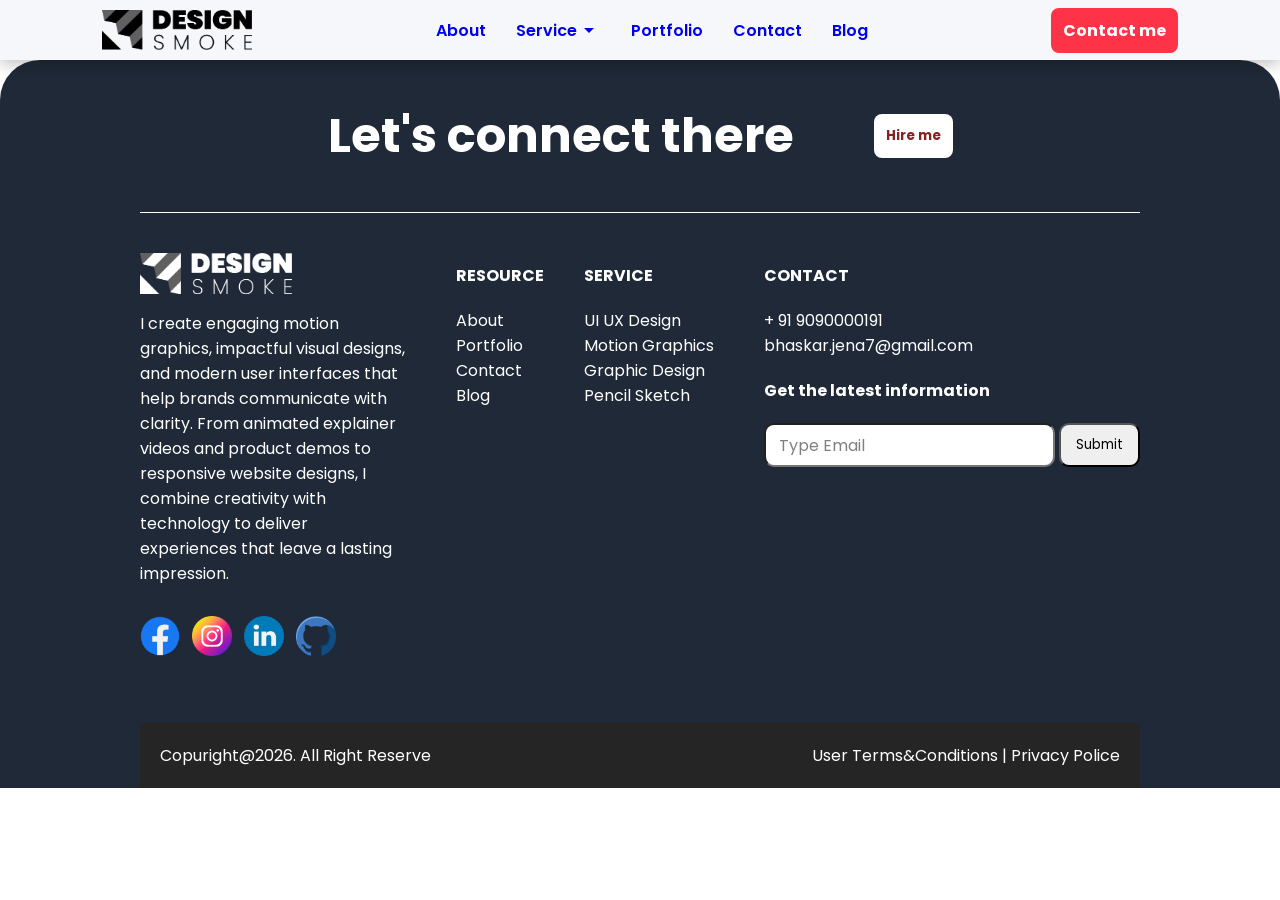
<file: blog.html>
<!DOCTYPE html>
<html lang="en">

<head>
    <!-- Basic Meta -->
    <meta charset="UTF-8">
    <meta name="viewport" content="width=device-width, initial-scale=1.0">

    <!-- Website Title -->
    <title>Bhaskar Jena | Motion Graphics Designer</title>

    <!-- SEO -->
    <meta name="description" content="Professional Motion Graphics Designer Portfolio">
    <meta name="keywords" content="Motion Graphics, Video Editing, After Effects, Portfolio">
    <meta name="author" content="Bhaskar Jena">

    <!-- Favicon -->
    <link rel="icon" href="Favicon.png">

    <!-- Google Fonts -->
    <link rel="preconnect" href="https://fonts.googleapis.com">
    <link rel="preconnect" href="https://fonts.gstatic.com" crossorigin>
    <link href="https://fonts.googleapis.com/css2?family=Poppins:ital,wght@0,100;0,200;0,300;0,400;0,500;0,600;0,700;0,800;0,900;1,100;1,200;1,300;1,400;1,500;1,600;1,700;1,800;1,900&display=swap" rel="stylesheet">
    

    <!-- Icons -->
    <link rel="stylesheet" href="https://fonts.googleapis.com/css2?family=Material+Symbols+Outlined:opsz,wght,FILL,GRAD@24,400,0,0&icon_names=arrow_drop_down" />
    <link rel="stylesheet"href="https://fonts.googleapis.com/css2?family=Material+Symbols+Outlined" />
    <!-- CSS -->
    <link rel="stylesheet" href="assets/css/style.css">
    <link rel="stylesheet" href="assets/css/responsive.css">
</head>

<body>

    <!-- Header -->
     <header>
        <!-- Logo -->
        <!-- Navigation -->
        <!-- CTA Button -->
         <nav>
            <div class="logo">
                <a href="index.html">

                <img src="assets/image/new1.png" alt="logo">
                </a>    
            </div>
            <button
                class="menu-toggle"
                type="button"
                aria-label="Open navigation menu"
                aria-expanded="false"
                aria-controls="nav-menu"
            >
                <span></span>
                <span></span>
                <span></span>
            </button>

            <div class="menu" id="nav-menu">
                <ul class="menu_name">
                    <li><a href="index.html">About</a></li>
                    <li class="hovermenu">
                        <a href="#">
                            Service
                            <span class="material-symbols-outlined">arrow_drop_down</span>
                        </a>
                        
                        <div class="dropdown">
                            <div class="showmenu">
                                <div class="left">
                                    <a href="UI-Design.html">
                                        
                                        <img src="assets/image/icon-ui-ux.png" alt="uiicon">
                                        UI UX Design
                                        
                                    </a>
                                    <a href="Motion.html">
                                        <img src="assets/image/icon-motion.png" alt="motionicon">
                                        Motion Graphics
                                    </a>
                                </div>
                                <div class="right">
                                    <a href="graphics.html">
                                        <img src="assets/image/icon-graphics.png" alt="graphicsicon">
                                        Graphics Design
                                    </a> 
                                    <a href="Pencilsketch.html ">
                                        <img src="assets/image/icon-pencil.png" alt="pencilicon">
                                        Pencil Sketch
                                    </a>
                                </div>
                            </div>
                        </div>
                    </li>
                    <li><a href="Portfolio.html">Portfolio</a></li>
                    <li><a href="Contact.html">Contact</a></li>
                    <li><a href="Blog.html">Blog</a></li>
                </ul>
                
            </div>
            <a href="contact.html" class="menu-btn">Contact me</a>
             
         </nav>
    </header>





        <!-- Footer -->
     <footer>
            <div class="ftr_1">
                <h2>Let's connect there</h2>
                <div class="ftr_btn">
                    <a href="contact.html">
                    <button type="button">Hire me</button>
                    </a>
                </div>
            </div>
            <div class="ftr_2">
                <div class="clm1">
                    <img src="assets/image/new.png" alt="logo">
                    <p>I create engaging motion graphics, impactful visual designs, and modern user interfaces that help brands communicate with clarity. From animated explainer videos and product demos to responsive website designs, I combine creativity with technology to deliver experiences that leave a lasting impression.</p>
                    <div class="social_icon">
                        <div class="fb"><a href="#">
                            <img src="assets/image/communication.png" alt="fb"></a>
                        </div>
                        <div class="fb"><a href="#">
                            <img src="assets/image/instagram.png" alt="ig"></a>
                        </div>
                         <div class="fb"><a href="#">
                            <img src="assets/image/linkedin.png" alt="ld"></a>
                        </div>
                        <div class="fb"><a href="#">
                            <img src="assets/image/github.png" alt="hg"></a>
                        </div>
                    </div>
                </div>
                <div class="clm2">
                <div class="res">
                    <h4>RESOURCE</h4>
                    <ul>
                        <li><a href="index.html">About</a></li>
                        
                        <li><a href="portfolio.html">Portfolio</a></li>
                        <li><a href="contact.html">Contact</a></li>
                        <li><a href="blog.html">Blog</a></li>
                    </ul>
                </div>
                 <div class="ser">
                    <h4>SERVICE</h4>
                    <ul>
                        
                        <li><a href="UI-Design.html">UI UX Design</a></li>
                        <li><a href="Motion.html">Motion Graphics</a></li>
                        <li><a href="graphics.html">Graphic Design</a></li>
                        <li><a href="Pencilsketch.html">Pencil Sketch</a></li>
                    </ul>
                </div>
                </div>
                <div class="clm3">
                    <h4>CONTACT</h4>
                    <p>+ 91 9090000191</p>
                    <p>bhaskar.jena7@gmail.com</p>
                    <h4>Get the latest information</h4>
                    <form>
                    <div class="input-box">
                        <input type="email" id="email" name="email" required>
                        <label for="email">Type Email</label>
                        <input type="submit">
                    </div>
                    </form>
                </div>
            </div>
            <div class="ftr_3">
                <p>Copuright@2026. All Right Reserve</p>
                <p>User Terms&Conditions | Privacy Police</p>
            </div>
    </footer>

    <!-- JavaScript -->
    <script src="assets/js/script.js"></script>

</body>

</html>
</file>
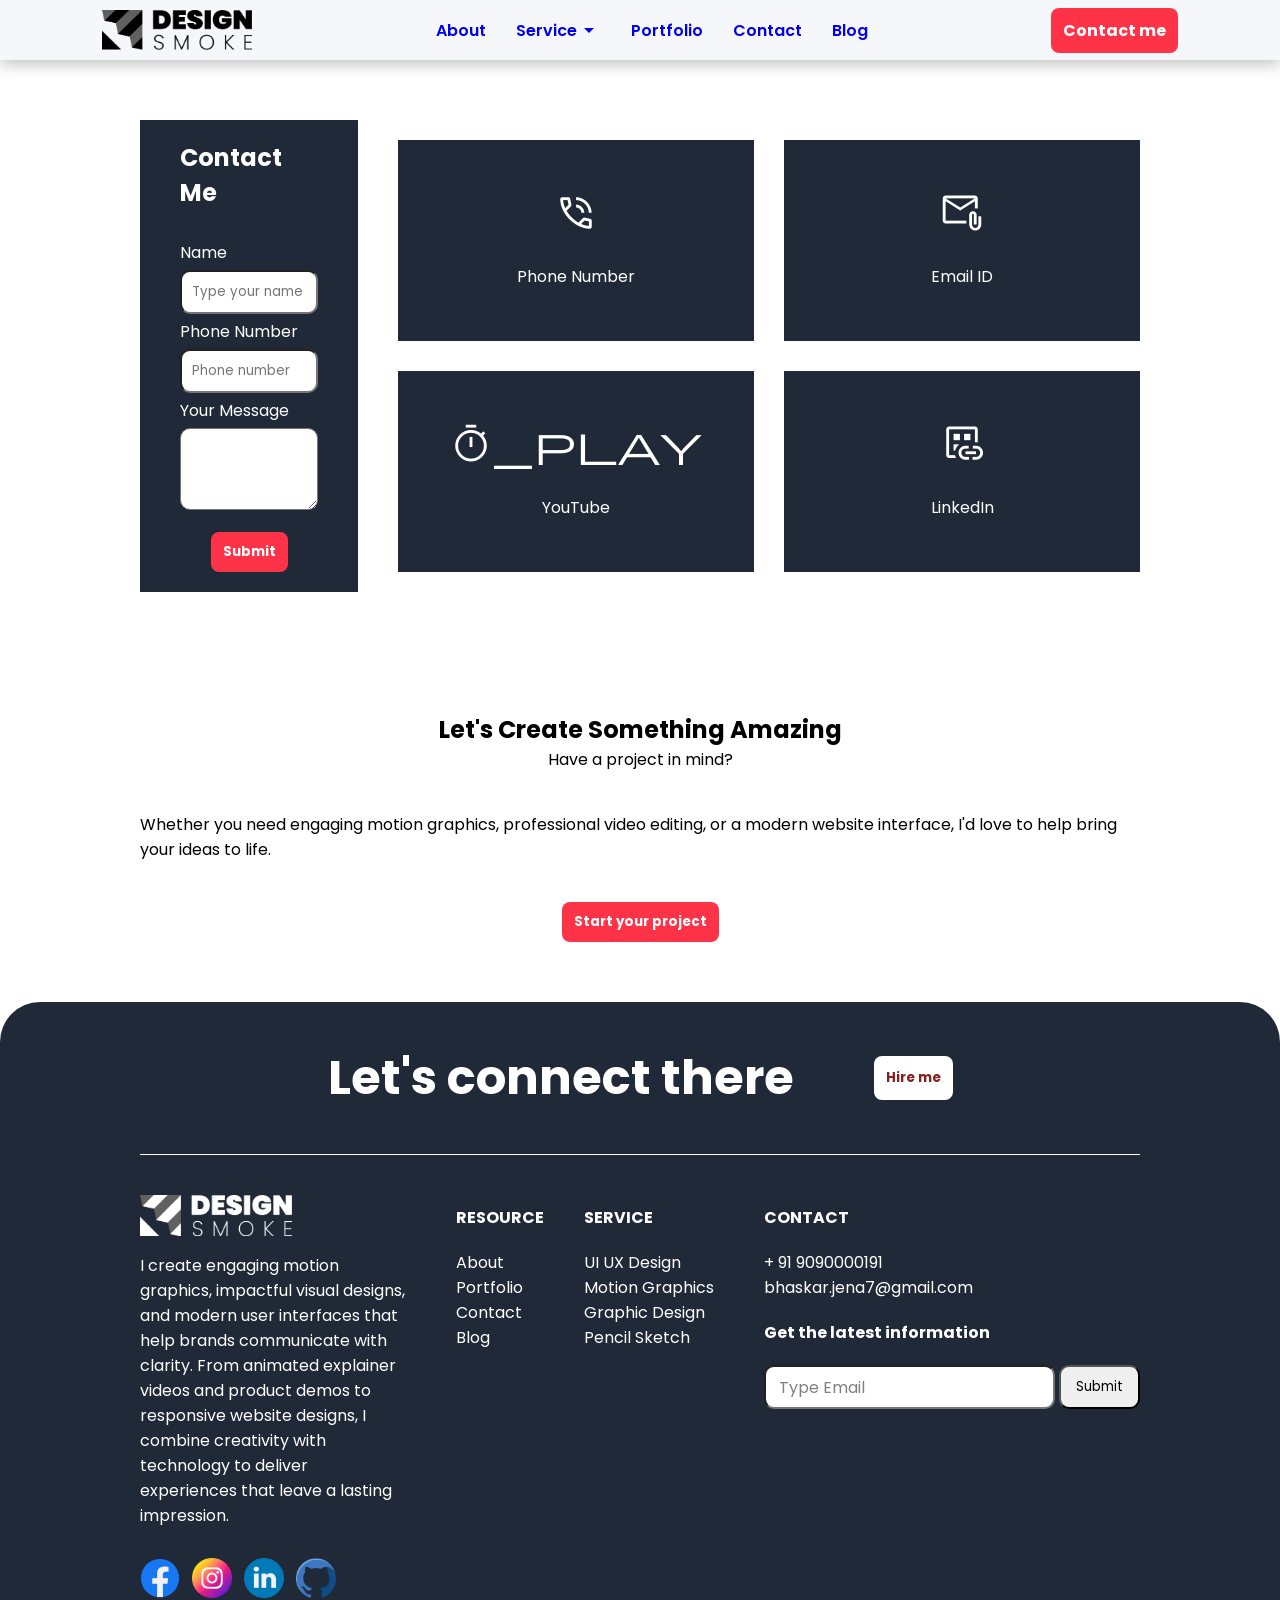
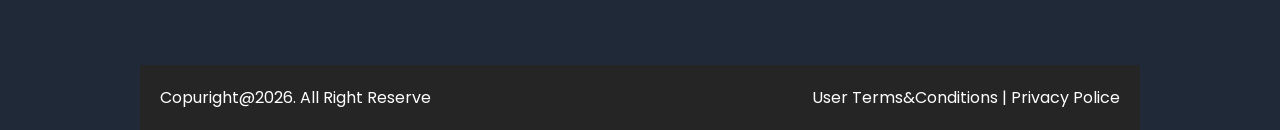
<file: contact.html>
<!DOCTYPE html>
<html lang="en">

<head>
    <!-- Basic Meta -->
    <meta charset="UTF-8">
    <meta name="viewport" content="width=device-width, initial-scale=1.0">

    <!-- Website Title -->
    <title>Bhaskar Jena | Motion Graphics Designer</title>

    <!-- SEO -->
    <meta name="description" content="Professional Motion Graphics Designer Portfolio">
    <meta name="keywords" content="Motion Graphics, Video Editing, After Effects, Portfolio">
    <meta name="author" content="Bhaskar Jena">

    <!-- Favicon -->
    <link rel="icon" href="Favicon.png">

    <!-- Google Fonts -->
    <link rel="preconnect" href="https://fonts.googleapis.com">
    <link rel="preconnect" href="https://fonts.gstatic.com" crossorigin>
    <link href="https://fonts.googleapis.com/css2?family=Poppins:ital,wght@0,100;0,200;0,300;0,400;0,500;0,600;0,700;0,800;0,900;1,100;1,200;1,300;1,400;1,500;1,600;1,700;1,800;1,900&display=swap" rel="stylesheet">
    

    <!-- Icons -->
    <link rel="stylesheet" href="https://fonts.googleapis.com/css2?family=Material+Symbols+Outlined:opsz,wght,FILL,GRAD@24,400,0,0&icon_names=arrow_drop_down" />
    <link rel="stylesheet"href="https://fonts.googleapis.com/css2?family=Material+Symbols+Outlined" />
    <!-- CSS -->
    <link rel="stylesheet" href="assets/css/style.css">
    
    <link rel="stylesheet" href="assets/css/responsive.css">
</head>

<body>

    <!-- Header -->
     <header>
        <!-- Logo -->
        <!-- Navigation -->
        <!-- CTA Button -->
         <nav>
            <div class="logo">
                <a href="index.html">

                <img src="assets/image/new1.png" alt="logo">
                </a>    
            </div>
            <button
                class="menu-toggle"
                type="button"
                aria-label="Open navigation menu"
                aria-expanded="false"
                aria-controls="nav-menu"
            >
                <span></span>
                <span></span>
                <span></span>
            </button>

            <div class="menu" id="nav-menu">
                <ul class="menu_name">
                    <li><a href="index.html">About</a></li>
                    <li class="hovermenu">
                        <a href="#">
                            Service
                            <span class="material-symbols-outlined">arrow_drop_down</span>
                        </a>
                        
                        <div class="dropdown">
                            <div class="showmenu">
                                <div class="left">
                                    <a href="UI-Design.html">
                                        
                                        <img src="assets/image/icon-ui-ux.png" alt="uiicon">
                                        UI UX Design
                                        
                                    </a>
                                    <a href="Motion.html">
                                        <img src="assets/image/icon-motion.png" alt="motionicon">
                                        Motion Graphics
                                    </a>
                                </div>
                                <div class="right">
                                    <a href="graphics.html">
                                        <img src="assets/image/icon-graphics.png" alt="graphicsicon">
                                        Graphics Design
                                    </a> 
                                    <a href="Pencilsketch.html ">
                                        <img src="assets/image/icon-pencil.png" alt="pencilicon">
                                        Pencil Sketch
                                    </a>
                                </div>
                            </div>
                        </div>
                    </li>
                    <li><a href="Portfolio.html">Portfolio</a></li>
                    <li><a href="Contact.html">Contact</a></li>
                    <li><a href="Blog.html">Blog</a></li>
                </ul>
                
            </div>
            <a href="contact.html" class="menu-btn">Contact me</a>
             
         </nav>
    </header>

    <!-- Hero Section -->
   <section class="contact">
        <div class="contact-me">
            <div class="contact-form">
                <h2>Contact Me</h2>
                <form>

                    <label for="name">Name</label><br>
                    <input type="text" 
                           id="name" 
                           name="name" 
                           placeholder="Type your name" 
                           required
                           >
                           <br>

                    <label for="phone">Phone Number</label><br>
                    <input type="tel" 
                           id="phone" 
                           name="phonenumber" 
                           placeholder="Phone number" 
                           pattern="[6-9][0-9]{9}"
                           maxlength="10"
                           inputmode="numeric"
                           title="Enter a valid 10-digit Indian mobile number"
                           required
                           >
                           <br>

                    <label for="comment">Your Message</label><br>
                    <textarea id="comment" 
                              name="comment" 
                              placeholder="Write your comment..." 
                              rows="3">
                    </textarea>
                    <br>
                    <div class="contact-submitbtn">
                         <button type="submit" class="form-btn">Submit</button>
                    </div>
                </form>
            </div>
            <div class="contact-details">
                
                    <div class="co-box phone-number">
                        <span class="material-symbols-outlined">phone_in_talk</span>
                        <p>Phone Number</p>
                    </div>
                    <div class="co-box email-id">
                        <span class="material-symbols-outlined">attach_email</span>
                        <p>Email ID</p>
                    </div>
               
               
                    <div class="co-box youtube">
                        <span class="material-symbols-outlined">timer_play</span>
                        <p>YouTube</p>
                    </div>
                    <div class="co-box linkedin">
                        <span class="material-symbols-outlined">dataset_linked</span>
                        <p>LinkedIn</p>
                    </div>
                
                
            </div>

        </div>
    </section>
    <section class="action">
        <div class="hed">
            <h1>Let's Create Something Amazing</h1>
            <p>Have a project in mind?</p>

        </div>
        <p>Whether you need engaging motion graphics, professional video editing, or a modern website interface, I'd love to help bring your ideas to life.</p>
        <div class="action-btn">
            <button type="button">Start your project</button>
        </div>
    </section>


    <!-- About -->
    

    <!-- Services -->
    

    <!-- Skills -->
    

    <!-- Portfolio -->
    <!-- Testimonials -->
    <!-- Blog -->
    

    <!-- FAQ -->
   

  

    <!-- Contact -->
    

    <!-- Footer -->
     <footer>
            <div class="ftr_1">
                <h2>Let's connect there</h2>
                <div class="ftr_btn">
                    <a href="contact.html">
                    <button type="button">Hire me</button>
                    </a>
                </div>
            </div>
            <div class="ftr_2">
                <div class="clm1">
                    <img src="assets/image/new.png" alt="logo">
                    <p>I create engaging motion graphics, impactful visual designs, and modern user interfaces that help brands communicate with clarity. From animated explainer videos and product demos to responsive website designs, I combine creativity with technology to deliver experiences that leave a lasting impression.</p>
                    <div class="social_icon">
                        <div class="fb"><a href="#">
                            <img src="assets/image/communication.png" alt="fb"></a>
                        </div>
                        <div class="fb"><a href="#">
                            <img src="assets/image/instagram.png" alt="ig"></a>
                        </div>
                         <div class="fb"><a href="#">
                            <img src="assets/image/linkedin.png" alt="ld"></a>
                        </div>
                        <div class="fb"><a href="#">
                            <img src="assets/image/github.png" alt="hg"></a>
                        </div>
                    </div>
                </div>
                <div class="clm2">
                <div class="res">
                    <h4>RESOURCE</h4>
                    <ul>
                        <li><a href="index.html">About</a></li>
                        
                        <li><a href="portfolio.html">Portfolio</a></li>
                        <li><a href="contact.html">Contact</a></li>
                        <li><a href="blog.html">Blog</a></li>
                    </ul>
                </div>
                 <div class="ser">
                    <h4>SERVICE</h4>
                    <ul>
                        
                        <li><a href="UI-Design.html">UI UX Design</a></li>
                        <li><a href="Motion.html">Motion Graphics</a></li>
                        <li><a href="graphics.html">Graphic Design</a></li>
                        <li><a href="Pencilsketch.html">Pencil Sketch</a></li>
                    </ul>
                </div>
                </div>
                <div class="clm3">
                    <h4>CONTACT</h4>
                    <p>+ 91 9090000191</p>
                    <p>bhaskar.jena7@gmail.com</p>
                    <h4>Get the latest information</h4>
                    <form>
                    <div class="input-box">
                        <input type="email" id="email" name="email" required>
                        <label for="email">Type Email</label>
                        <input type="submit">
                    </div>
                    </form>
                </div>
            </div>
            <div class="ftr_3">
                <p>Copuright@2026. All Right Reserve</p>
                <p>User Terms&Conditions | Privacy Police</p>
            </div>
    </footer>

    <!-- JavaScript -->
    <script src="assets/js/script.js"></script>

</body>


</html>
</file>
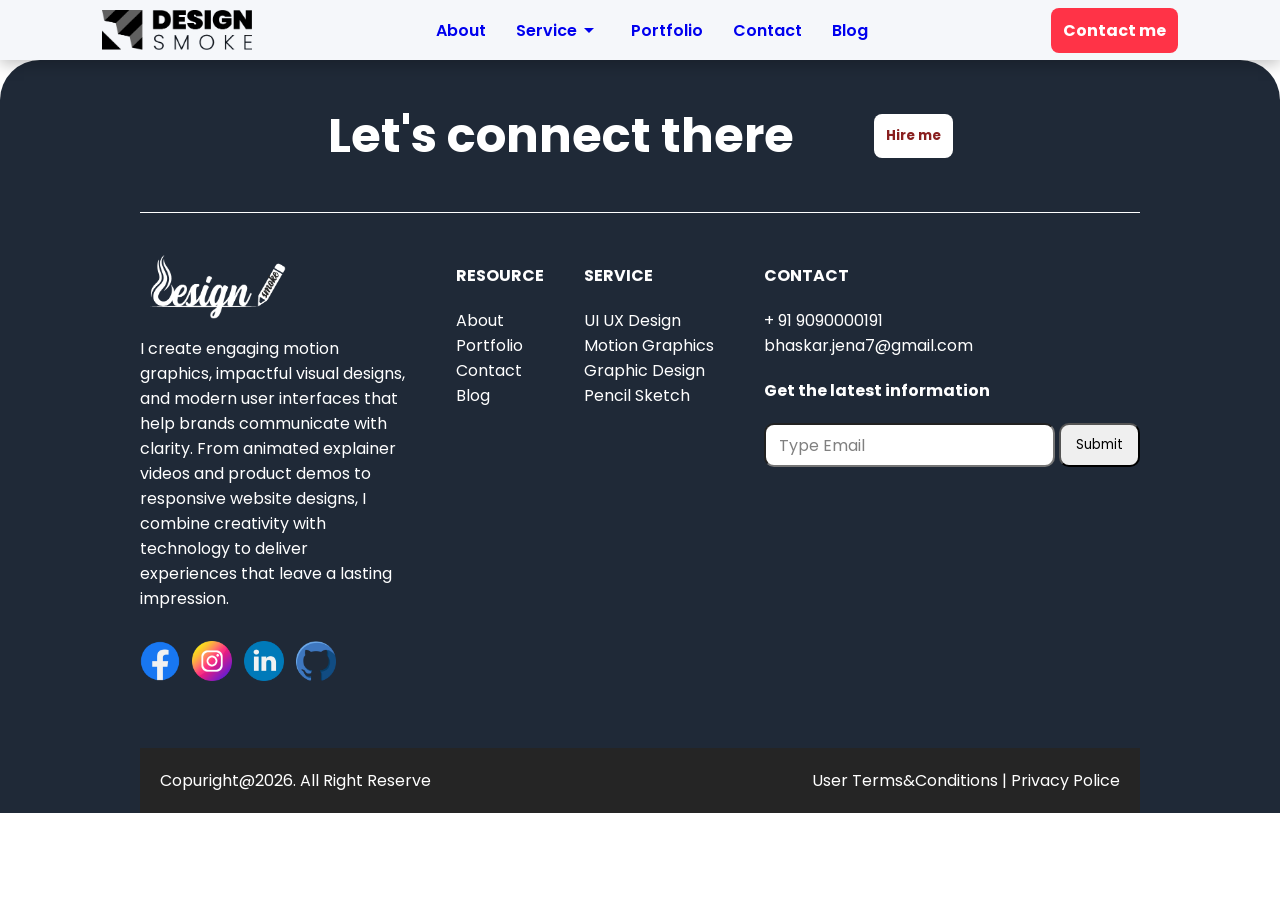
<file: graphics.html>
<!DOCTYPE html>
<html lang="en">

<head>
    <!-- Basic Meta -->
    <meta charset="UTF-8">
    <meta name="viewport" content="width=device-width, initial-scale=1.0">

    <!-- Website Title -->
    <title>Bhaskar Jena | Motion Graphics Designer</title>

    <!-- SEO -->
    <meta name="description" content="Professional Motion Graphics Designer Portfolio">
    <meta name="keywords" content="Motion Graphics, Video Editing, After Effects, Portfolio">
    <meta name="author" content="Bhaskar Jena">

    <!-- Favicon -->
    <link rel="icon" href="Favicon.png">

    <!-- Google Fonts -->
    <link rel="preconnect" href="https://fonts.googleapis.com">
    <link rel="preconnect" href="https://fonts.gstatic.com" crossorigin>
    <link href="https://fonts.googleapis.com/css2?family=Poppins:ital,wght@0,100;0,200;0,300;0,400;0,500;0,600;0,700;0,800;0,900;1,100;1,200;1,300;1,400;1,500;1,600;1,700;1,800;1,900&display=swap" rel="stylesheet">
    

    <!-- Icons -->
    <link rel="stylesheet" href="https://fonts.googleapis.com/css2?family=Material+Symbols+Outlined:opsz,wght,FILL,GRAD@24,400,0,0&icon_names=arrow_drop_down" />
    <link rel="stylesheet"href="https://fonts.googleapis.com/css2?family=Material+Symbols+Outlined" />
    <!-- CSS -->
    <link rel="stylesheet" href="assets/css/style.css">
    <link rel="stylesheet" href="assets/css/responsive.css">
</head>

<body>

    <!-- Header -->
     <header>
        <!-- Logo -->
        <!-- Navigation -->
        <!-- CTA Button -->
         <nav>
            <div class="logo">
                <a href="index.html">

                <img src="assets/image/new1.png" alt="logo">
                </a>    
            </div>
            <button
                class="menu-toggle"
                type="button"
                aria-label="Open navigation menu"
                aria-expanded="false"
                aria-controls="nav-menu"
            >
                <span></span>
                <span></span>
                <span></span>
            </button>

            <div class="menu" id="nav-menu">
                <ul class="menu_name">
                    <li><a href="index.html">About</a></li>
                    <li class="hovermenu">
                        <a href="#">
                            Service
                            <span class="material-symbols-outlined">arrow_drop_down</span>
                        </a>
                        
                        <div class="dropdown">
                            <div class="showmenu">
                                <div class="left">
                                    <a href="UI-Design.html">
                                        
                                        <img src="assets/image/icon-ui-ux.png" alt="uiicon">
                                        UI UX Design
                                        
                                    </a>
                                    <a href="Motion.html">
                                        <img src="assets/image/icon-motion.png" alt="motionicon">
                                        Motion Graphics
                                    </a>
                                </div>
                                <div class="right">
                                    <a href="graphics.html">
                                        <img src="assets/image/icon-graphics.png" alt="graphicsicon">
                                        Graphics Design
                                    </a> 
                                    <a href="Pencilsketch.html ">
                                        <img src="assets/image/icon-pencil.png" alt="pencilicon">
                                        Pencil Sketch
                                    </a>
                                </div>
                            </div>
                        </div>
                    </li>
                    <li><a href="Portfolio.html">Portfolio</a></li>
                    <li><a href="Contact.html">Contact</a></li>
                    <li><a href="Blog.html">Blog</a></li>
                </ul>
                
            </div>
            <a href="contact.html" class="menu-btn">Contact me</a>
             
         </nav>
    </header>





        <!-- Footer -->
     <footer>
            <div class="ftr_1">
                <h2>Let's connect there</h2>
                <div class="ftr_btn">
                    <a href="contact.html">
                    <button type="button">Hire me</button>
                    </a>
                </div>
            </div>
            <div class="ftr_2">
                <div class="clm1">
                    <img src="assets/image/design_smoke_white.png" alt="logo">
                    <p>I create engaging motion graphics, impactful visual designs, and modern user interfaces that help brands communicate with clarity. From animated explainer videos and product demos to responsive website designs, I combine creativity with technology to deliver experiences that leave a lasting impression.</p>
                    <div class="social_icon">
                        <div class="fb"><a href="#">
                            <img src="assets/image/communication.png" alt="fb"></a>
                        </div>
                        <div class="fb"><a href="#">
                            <img src="assets/image/instagram.png" alt="ig"></a>
                        </div>
                         <div class="fb"><a href="#">
                            <img src="assets/image/linkedin.png" alt="ld"></a>
                        </div>
                        <div class="fb"><a href="#">
                            <img src="assets/image/github.png" alt="hg"></a>
                        </div>
                    </div>
                </div>
                <div class="clm2">
                <div class="res">
                    <h4>RESOURCE</h4>
                    <ul>
                        <li><a href="index.html">About</a></li>
                        
                        <li><a href="portfolio.html">Portfolio</a></li>
                        <li><a href="contact.html">Contact</a></li>
                        <li><a href="blog.html">Blog</a></li>
                    </ul>
                </div>
                 <div class="ser">
                    <h4>SERVICE</h4>
                    <ul>
                        
                        <li><a href="UI-Design.html">UI UX Design</a></li>
                        <li><a href="Motion.html">Motion Graphics</a></li>
                        <li><a href="graphics.html">Graphic Design</a></li>
                        <li><a href="Pencilsketch.html">Pencil Sketch</a></li>
                    </ul>
                </div>
                </div>
                <div class="clm3">
                    <h4>CONTACT</h4>
                    <p>+ 91 9090000191</p>
                    <p>bhaskar.jena7@gmail.com</p>
                    <h4>Get the latest information</h4>
                    <form>
                    <div class="input-box">
                        <input type="email" id="email" name="email" required>
                        <label for="email">Type Email</label>
                        <input type="submit">
                    </div>
                    </form>
                </div>
            </div>
            <div class="ftr_3">
                <p>Copuright@2026. All Right Reserve</p>
                <p>User Terms&Conditions | Privacy Police</p>
            </div>
    </footer>

    <!-- JavaScript -->
    <script src="assets/js/script.js"></script>

</body>

</html>
</file>
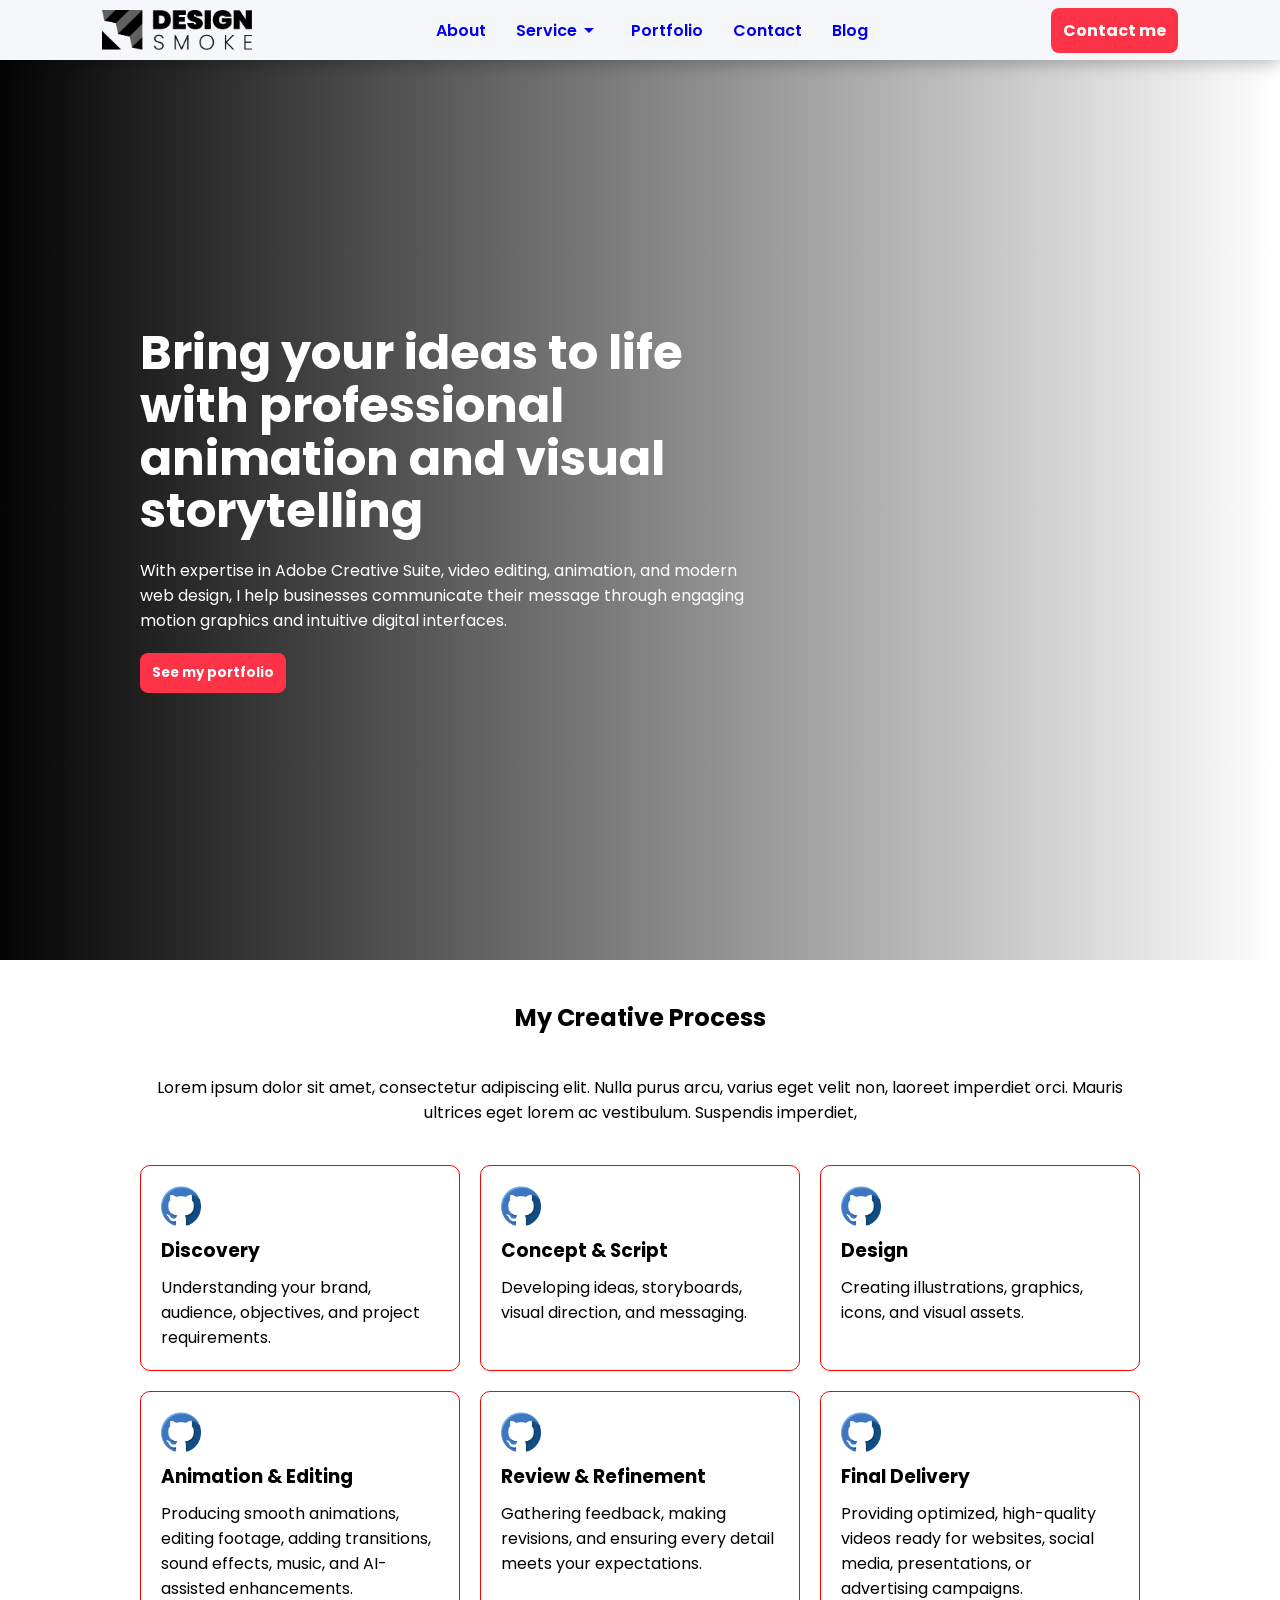
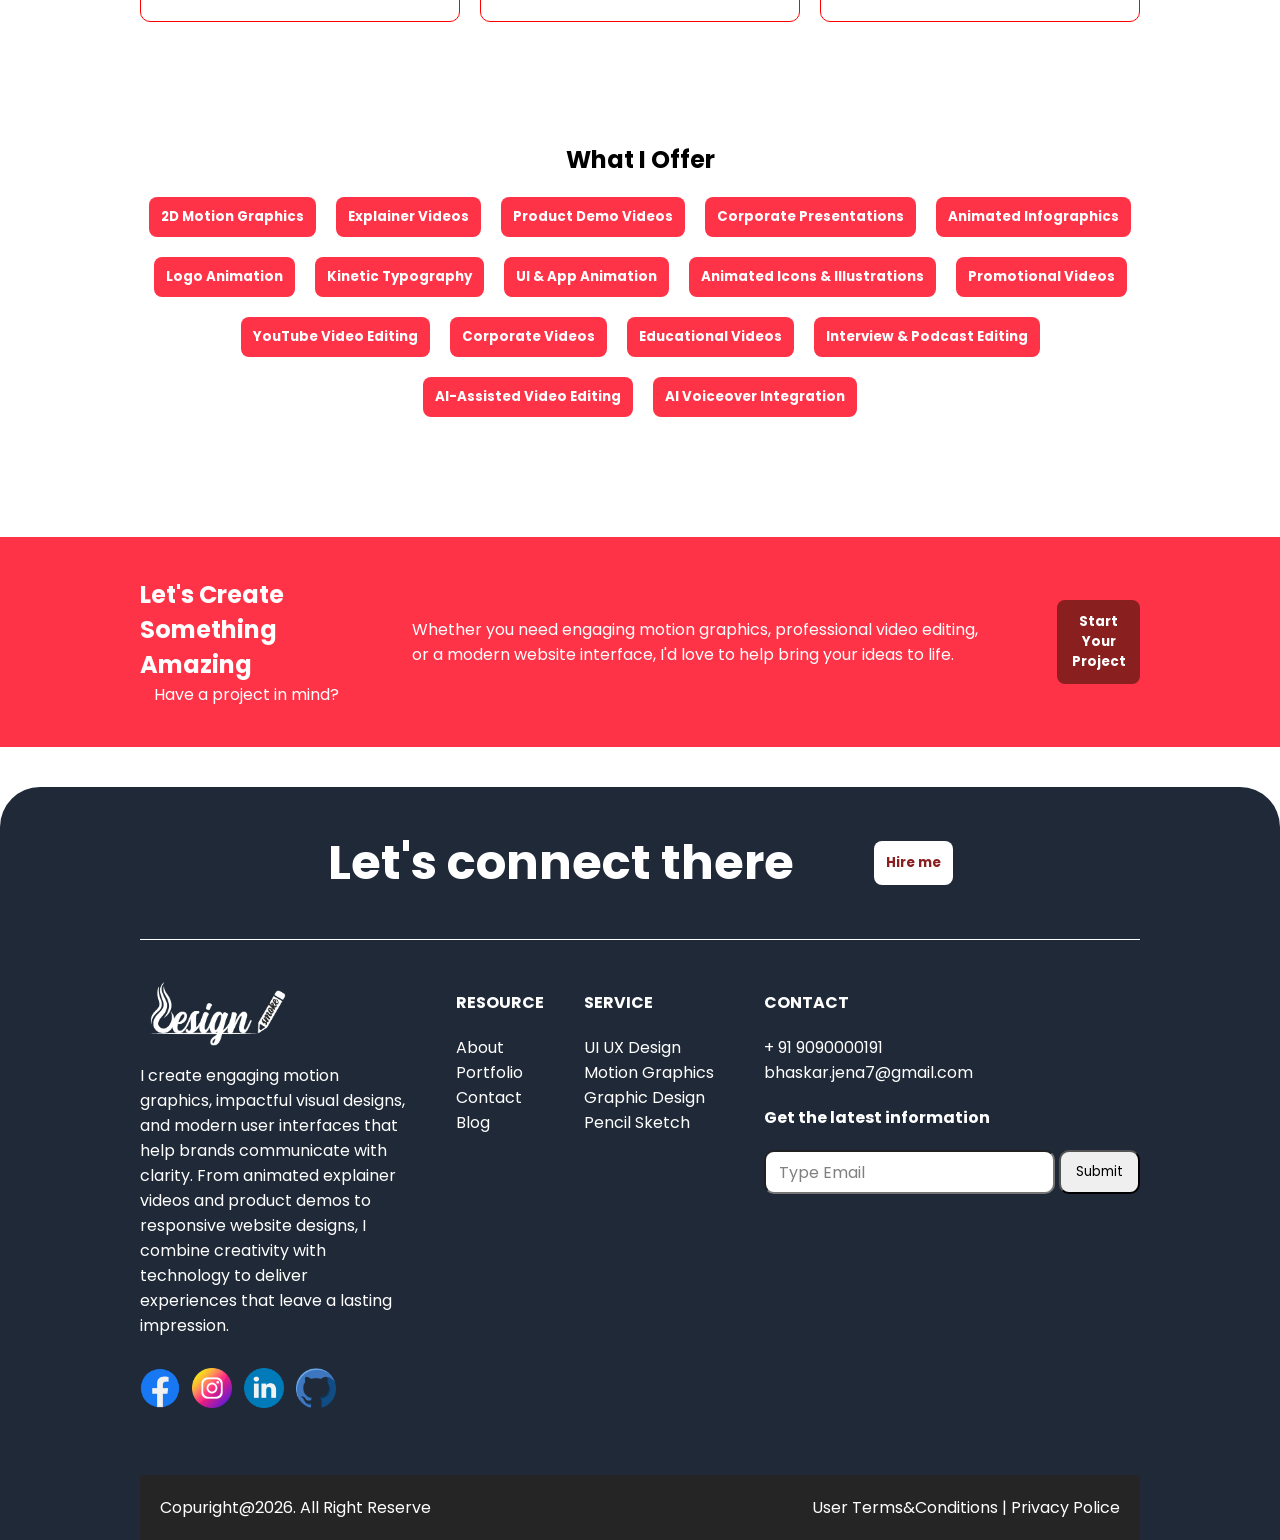
<file: Motion.html>
<!DOCTYPE html>
<html lang="en">

<head>
    <!-- Basic Meta -->
    <meta charset="UTF-8">
    <meta name="viewport" content="width=device-width, initial-scale=1.0">

    <!-- Website Title -->
    <title>Bhaskar Jena | Motion Graphics Designer</title>

    <!-- SEO -->
    <meta name="description" content="Professional Motion Graphics Designer Portfolio">
    <meta name="keywords" content="Motion Graphics, Video Editing, After Effects, Portfolio">
    <meta name="author" content="Bhaskar Jena">

    <!-- Favicon -->
    <link rel="icon" href="Favicon.png">

    <!-- Google Fonts -->
    <link rel="preconnect" href="https://fonts.googleapis.com">
    <link rel="preconnect" href="https://fonts.gstatic.com" crossorigin>
    <link href="https://fonts.googleapis.com/css2?family=Poppins:ital,wght@0,100;0,200;0,300;0,400;0,500;0,600;0,700;0,800;0,900;1,100;1,200;1,300;1,400;1,500;1,600;1,700;1,800;1,900&display=swap" rel="stylesheet">
    

    <!-- Icons -->
    <link rel="stylesheet" href="https://fonts.googleapis.com/css2?family=Material+Symbols+Outlined:opsz,wght,FILL,GRAD@24,400,0,0&icon_names=arrow_drop_down" />
    <link rel="stylesheet"href="https://fonts.googleapis.com/css2?family=Material+Symbols+Outlined" />
    <!-- CSS -->
    <link rel="stylesheet" href="assets/css/style.css">
    <link rel="stylesheet" href="assets/css/responsive.css">
</head>

<body>

    <!-- Header -->
     <header>
        <!-- Logo -->
        <!-- Navigation -->
        <!-- CTA Button -->
         <nav>
            <div class="logo">
                <a href="index.html">

                <img src="assets/image/new1.png" alt="logo">
                </a>    
            </div>
            <button
                class="menu-toggle"
                type="button"
                aria-label="Open navigation menu"
                aria-expanded="false"
                aria-controls="nav-menu"
            >
                <span></span>
                <span></span>
                <span></span>
            </button>

            <div class="menu" id="nav-menu">
                <ul class="menu_name">
                    <li><a href="index.html">About</a></li>
                    <li class="hovermenu">
                        <a href="#">
                            Service
                            <span class="material-symbols-outlined">arrow_drop_down</span>
                        </a>
                        
                        <div class="dropdown">
                            <div class="showmenu">
                                <div class="left">
                                    <a href="UI-Design.html">
                                        
                                        <img src="assets/image/icon-ui-ux.png" alt="uiicon">
                                        UI UX Design
                                        
                                    </a>
                                    <a href="Motion.html">
                                        <img src="assets/image/icon-motion.png" alt="motionicon">
                                        Motion Graphics
                                    </a>
                                </div>
                                <div class="right">
                                    <a href="graphics.html">
                                        <img src="assets/image/icon-graphics.png" alt="graphicsicon">
                                        Graphics Design
                                    </a> 
                                    <a href="Pencilsketch.html ">
                                        <img src="assets/image/icon-pencil.png" alt="pencilicon">
                                        Pencil Sketch
                                    </a>
                                </div>
                            </div>
                        </div>
                    </li>
                    <li><a href="Portfolio.html">Portfolio</a></li>
                    <li><a href="Contact.html">Contact</a></li>
                    <li><a href="Blog.html">Blog</a></li>
                </ul>
                
            </div>
            <a href="contact.html" class="menu-btn">Contact me</a>
             
         </nav>
    </header>

    <section class="motion-hero">
        
        <video autoplay muted loop>
            <source src="assets/videos/hero-video.mp4" type="video/mp4">
        </video>
        <div class="motion-blur"></div>
        <div class="motion-text">
            <h1>Bring your ideas to life with professional animation and visual storytelling</h1>
            <p>With expertise in Adobe Creative Suite, video editing, animation, and modern web design, I help businesses communicate their message through engaging motion graphics and intuitive digital interfaces.</p>
            <button class="motion-btn">See my portfolio</button>
        </div>
        
        
    </section>
<section class="motion-work">
    <h2>My Creative Process</h2>
    <p>Lorem ipsum dolor sit amet, consectetur adipiscing elit. Nulla purus arcu, varius eget velit non, laoreet imperdiet orci. Mauris ultrices eget lorem ac vestibulum. Suspendis imperdiet, </p>
    <div class="motion-work-process">
        <div class="motion-box">
            <img src="assets/image/github.png" alt="idea">
            <h3>Discovery</h3>
            <p>Understanding your brand, audience, objectives, and project requirements.</p>  
        </div>
        <div class="motion-box">
            <img src="assets/image/github.png" alt="idea">
            <h3>Concept & Script</h3>
            <p>Developing ideas, storyboards, visual direction, and messaging.</p>  
        </div>
        <div class="motion-box">
            <img src="assets/image/github.png" alt="idea">
            <h3>Design</h3>
            <p>Creating illustrations, graphics, icons, and visual assets.</p>  
        </div>
        <div class="motion-box">
            <img src="assets/image/github.png" alt="idea">
            <h3>Animation & Editing</h3>
            <p>Producing smooth animations, editing footage, adding transitions, sound effects, music, and AI-assisted enhancements.</p>  
        </div>
        <div class="motion-box">
            <img src="assets/image/github.png" alt="idea">
            <h3>Review & Refinement</h3>
            <p>Gathering feedback, making revisions, and ensuring every detail meets your expectations.</p>  
        </div>
        <div class="motion-box">
            <img src="assets/image/github.png" alt="idea">
            <h3>Final Delivery</h3>
            <p>Providing optimized, high-quality videos ready for websites, social media, presentations, or advertising campaigns.</p>  
        </div>

    </div>
</section>

 <section class="offer">
        <h2>What I Offer</h2>
        <div class="offer-text">
            <button type="button">2D Motion Graphics</button>
            <button type="button">Explainer Videos</button>
            <button type="button">Product Demo Videos</button> 
            <button type="button">Corporate Presentations</button>
            <button type="button">Animated Infographics</button>
            <button type="button">Logo Animation</button> 
            <button type="button">Kinetic Typography</button>
            <button type="button">UI & App Animation</button>
            <button type="button">Animated Icons & Illustrations</button> 
            <button type="button">Promotional Videos</button>
            <button type="button">YouTube Video Editing</button> 
            <button type="button">Corporate Videos</button>
            <button type="button">Educational Videos</button>
            <button type="button">Interview & Podcast Editing</button> 
            <button type="button">AI-Assisted Video Editing</button>
            <button type="button">AI Voiceover Integration</button>
        </div>
    </section>


     <section class="create-something">
        <div class="skill">
            <h2>Let's Create Something Amazing</h2>
            <p>Have a project in mind?</p>
        </div>    
        <p>Whether you need engaging motion graphics, professional video editing, 
or a modern website interface, I'd love to help bring your ideas to life.</p>
        <div class="project">
            <button>Start Your Project</button>
            </div>
    </section>

    <footer>
            <div class="ftr_1">
                <h2>Let's connect there</h2>
                <div class="ftr_btn">
                    <a href="contact.html">
                    <button type="button">Hire me</button>
                    </a>
                </div>
            </div>
            <div class="ftr_2">
                <div class="clm1">
                    <img src="assets/image/design_smoke_white.png" alt="logo">
                    <p>I create engaging motion graphics, impactful visual designs, and modern user interfaces that help brands communicate with clarity. From animated explainer videos and product demos to responsive website designs, I combine creativity with technology to deliver experiences that leave a lasting impression.</p>
                    <div class="social_icon">
                        <div class="fb"><a href="#">
                            <img src="assets/image/communication.png" alt="fb"></a>
                        </div>
                        <div class="fb"><a href="#">
                            <img src="assets/image/instagram.png" alt="ig"></a>
                        </div>
                         <div class="fb"><a href="#">
                            <img src="assets/image/linkedin.png" alt="ld"></a>
                        </div>
                        <div class="fb"><a href="#">
                            <img src="assets/image/github.png" alt="hg"></a>
                        </div>
                    </div>
                </div>
                <div class="clm2">
                <div class="res">
                    <h4>RESOURCE</h4>
                    <ul>
                        <li><a href="index.html">About</a></li>
                        
                        <li><a href="portfolio.html">Portfolio</a></li>
                        <li><a href="contact.html">Contact</a></li>
                        <li><a href="blog.html">Blog</a></li>
                    </ul>
                </div>
                 <div class="ser">
                    <h4>SERVICE</h4>
                    <ul>
                        
                        <li><a href="UI-Design.html">UI UX Design</a></li>
                        <li><a href="Motion.html">Motion Graphics</a></li>
                        <li><a href="graphics.html">Graphic Design</a></li>
                        <li><a href="Pencilsketch.html">Pencil Sketch</a></li>
                    </ul>
                </div>
                </div>
                <div class="clm3">
                    <h4>CONTACT</h4>
                    <p>+ 91 9090000191</p>
                    <p>bhaskar.jena7@gmail.com</p>
                    <h4>Get the latest information</h4>
                    <form>
                    <div class="input-box">
                        <input type="email" id="email" name="email" required>
                        <label for="email">Type Email</label>
                        <input type="submit">
                    </div>
                    </form>
                </div>
            </div>
            <div class="ftr_3">
                <p>Copuright@2026. All Right Reserve</p>
                <p>User Terms&Conditions | Privacy Police</p>
            </div>
    </footer>

    <!-- JavaScript -->
    <script src="assets/js/script.js"></script>

</body>

</html>
</file>
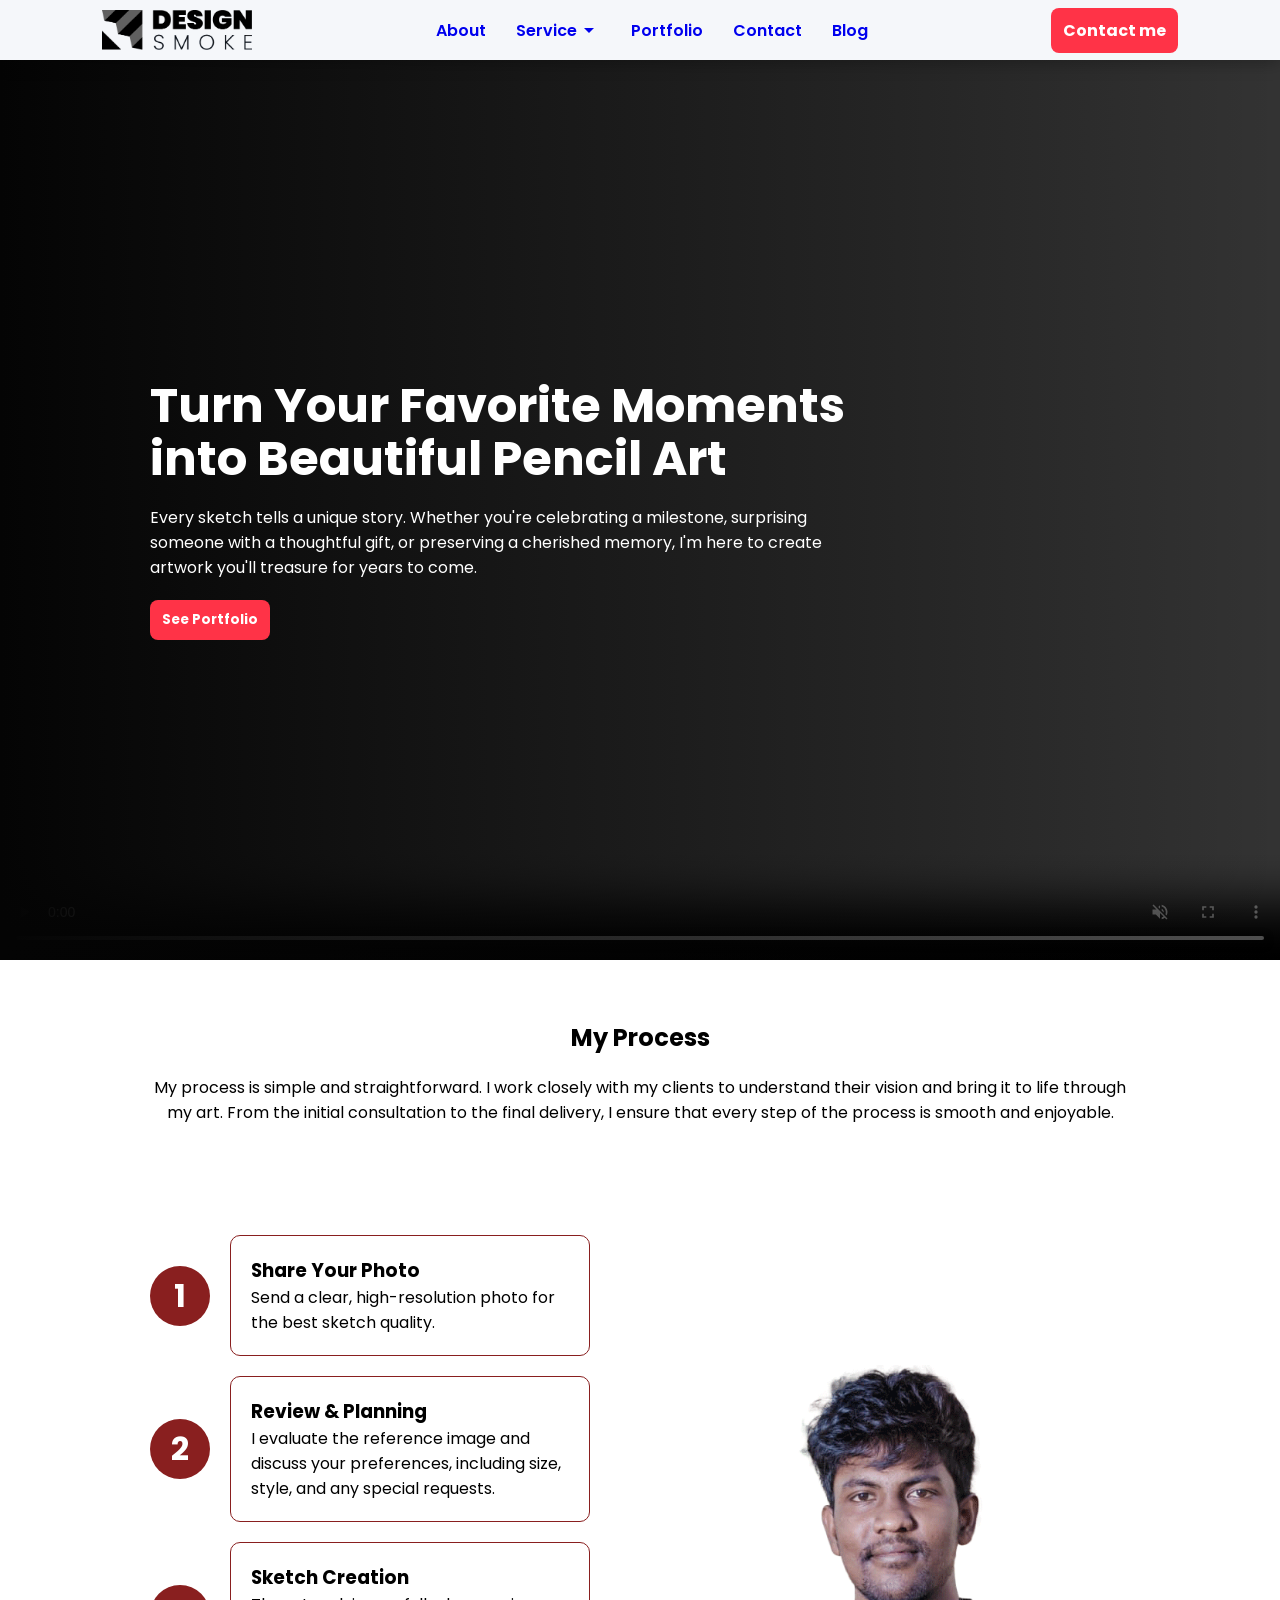
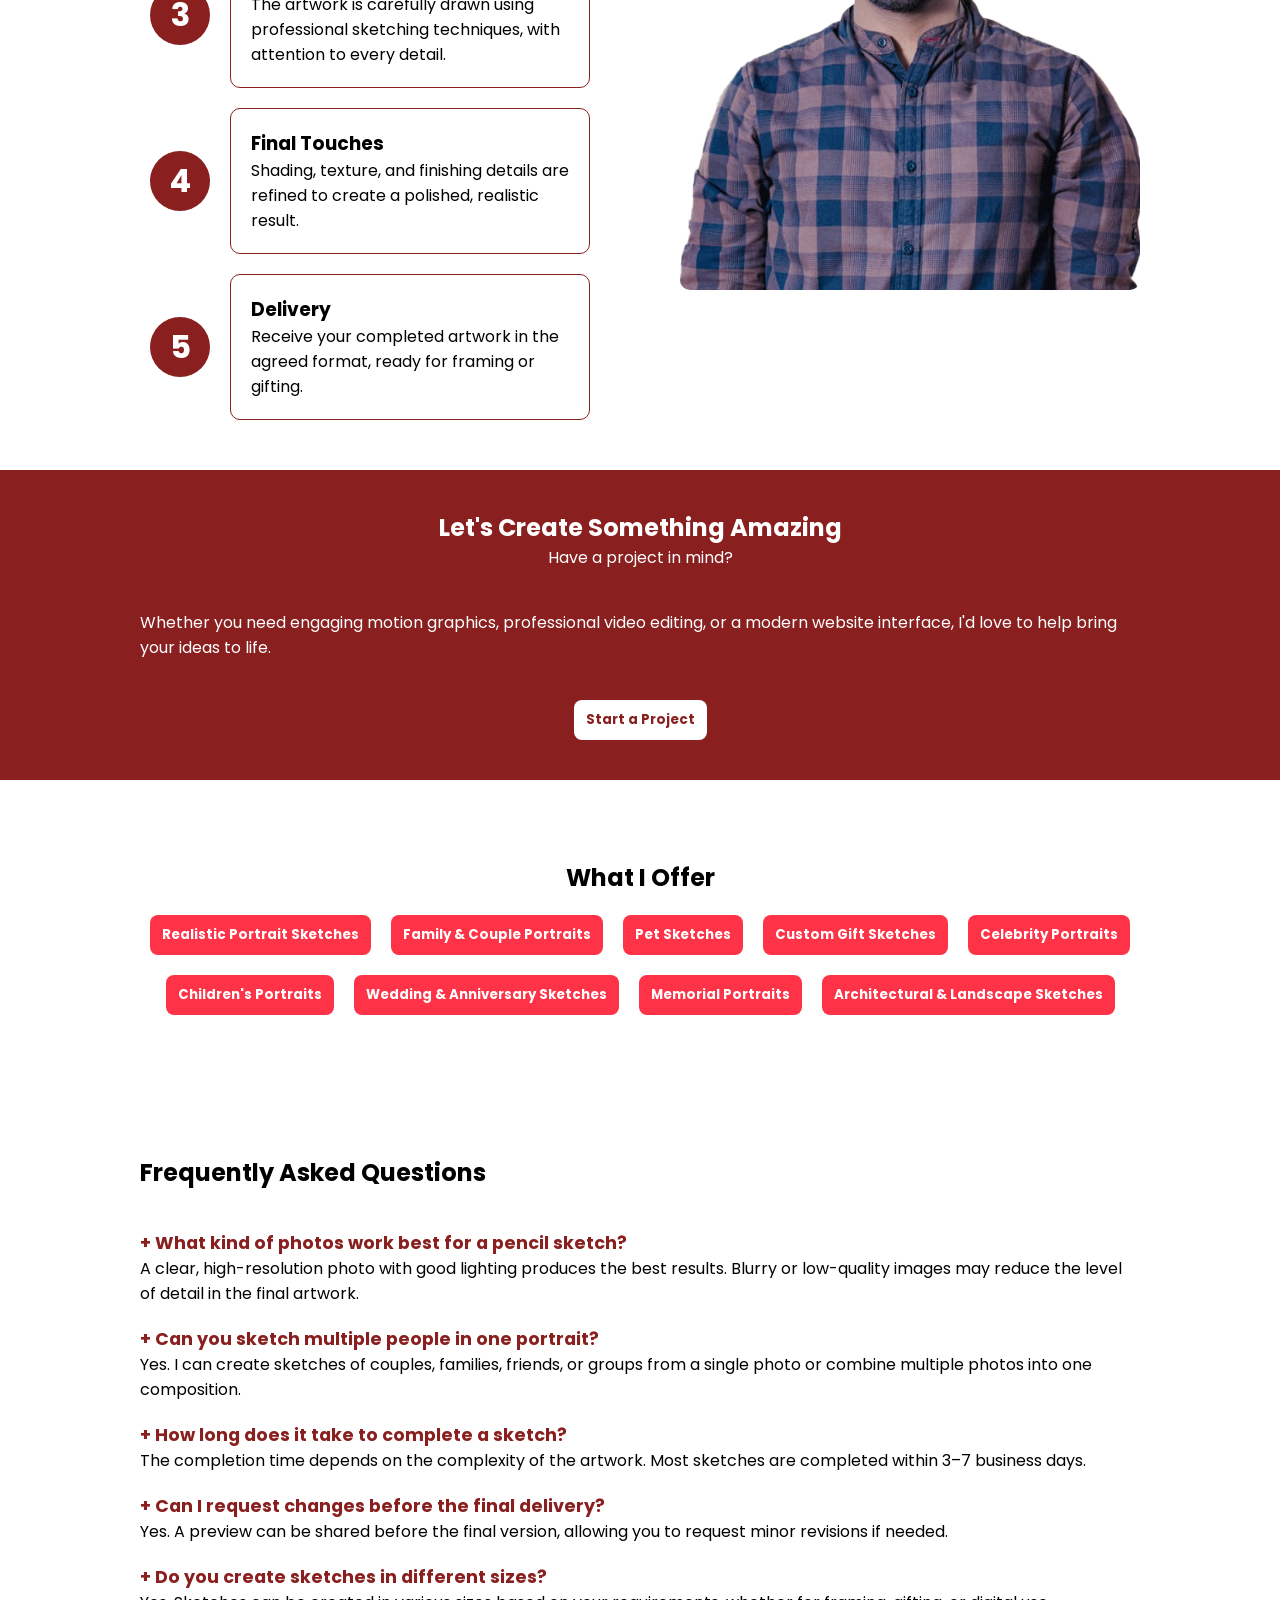
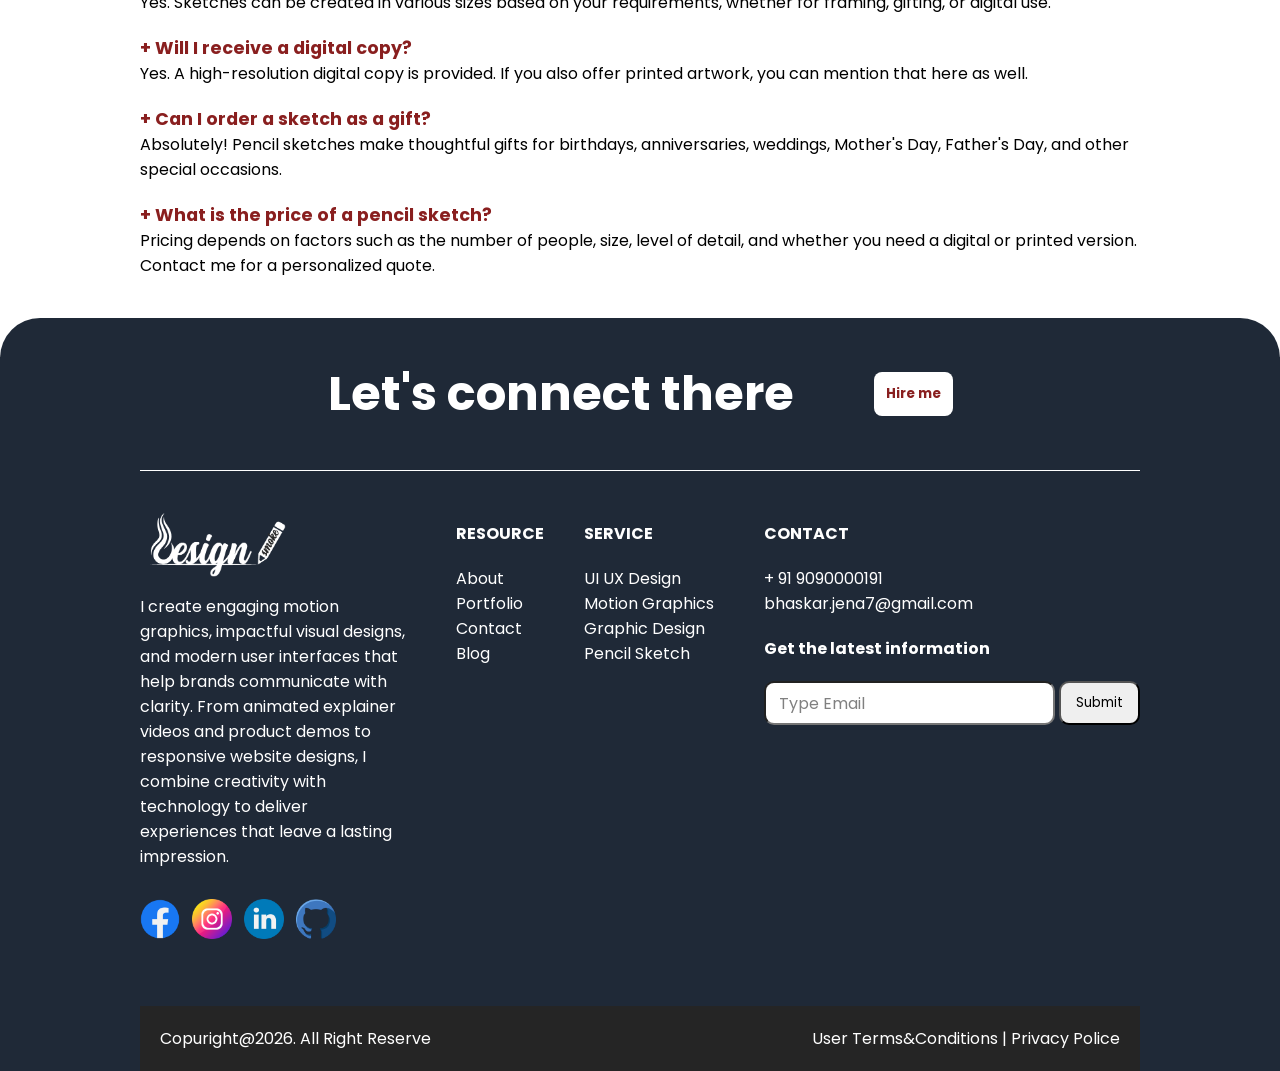
<file: Pencilsketch.html>
<!DOCTYPE html>
<html lang="en">

<head>
    <!-- Basic Meta -->
    <meta charset="UTF-8">
    <meta name="viewport" content="width=device-width, initial-scale=1.0">

    <!-- Website Title -->
    <title>Bhaskar Jena | Motion Graphics Designer</title>

    <!-- SEO -->
    <meta name="description" content="Professional Motion Graphics Designer Portfolio">
    <meta name="keywords" content="Motion Graphics, Video Editing, After Effects, Portfolio">
    <meta name="author" content="Bhaskar Jena">

    <!-- Favicon -->
    <link rel="icon" href="Favicon.png">

    <!-- Google Fonts -->
    <link rel="preconnect" href="https://fonts.googleapis.com">
    <link rel="preconnect" href="https://fonts.gstatic.com" crossorigin>
    <link href="https://fonts.googleapis.com/css2?family=Poppins:ital,wght@0,100;0,200;0,300;0,400;0,500;0,600;0,700;0,800;0,900;1,100;1,200;1,300;1,400;1,500;1,600;1,700;1,800;1,900&display=swap" rel="stylesheet">
    

    <!-- Icons -->
    <link rel="stylesheet" href="https://fonts.googleapis.com/css2?family=Material+Symbols+Outlined:opsz,wght,FILL,GRAD@24,400,0,0&icon_names=arrow_drop_down" />
    <link rel="stylesheet"href="https://fonts.googleapis.com/css2?family=Material+Symbols+Outlined" />
    <!-- CSS -->
    <link rel="stylesheet" href="assets/css/style.css">
    <link rel="stylesheet" href="assets/css/responsive.css">
</head>

<body>

    <!-- Header -->
     <header>
        <!-- Logo -->
        <!-- Navigation -->
        <!-- CTA Button -->
         <nav>
            <div class="logo">
                <a href="index.html">

                <img src="assets/image/new1.png" alt="logo">
                </a>    
            </div>
            <button
                class="menu-toggle"
                type="button"
                aria-label="Open navigation menu"
                aria-expanded="false"
                aria-controls="nav-menu"
            >
                <span></span>
                <span></span>
                <span></span>
            </button>

            <div class="menu" id="nav-menu">
                <ul class="menu_name">
                    <li><a href="index.html">About</a></li>
                    <li class="hovermenu">
                        <a href="#">
                            Service
                            <span class="material-symbols-outlined">arrow_drop_down</span>
                        </a>
                        
                        <div class="dropdown">
                            <div class="showmenu">
                                <div class="left">
                                    <a href="UI-Design.html">
                                        
                                        <img src="assets/image/icon-ui-ux.png" alt="uiicon">
                                        UI UX Design
                                        
                                    </a>
                                    <a href="Motion.html">
                                        <img src="assets/image/icon-motion.png" alt="motionicon">
                                        Motion Graphics
                                    </a>
                                </div>
                                <div class="right">
                                    <a href="graphics.html">
                                        <img src="assets/image/icon-graphics.png" alt="graphicsicon">
                                        Graphics Design
                                    </a> 
                                    <a href="Pencilsketch.html ">
                                        <img src="assets/image/icon-pencil.png" alt="pencilicon">
                                        Pencil Sketch
                                    </a>
                                </div>
                            </div>
                        </div>
                    </li>
                    <li><a href="Portfolio.html">Portfolio</a></li>
                    <li><a href="Contact.html">Contact</a></li>
                    <li><a href="Blog.html">Blog</a></li>
                </ul>
                
            </div>
            <a href="contact.html" class="menu-btn">Contact me</a>
             
         </nav>
    </header>

    <!-- Hero Section -->
   <section class="pencil-hero">
     
            <video  controls autoplay muted loop>
                <source src="assets/videos/hero-video-1.mp4" type="video/mp4">

            </video>
            <div class="blur"></div>
        
        <div class="pencil-hero-text">
            <h1>Turn Your Favorite Moments into Beautiful Pencil Art</h1>
            <p>Every sketch tells a unique story. Whether you're celebrating a milestone, surprising someone with a thoughtful gift, or preserving a cherished memory, I'm here to create artwork you'll treasure for years to come.</p>
            <div class="pencil-button">
                <button type="submit">See Portfolio</button>
            </div>
        </div>
       
   </section>

    <!-- Process -->
    <section class="pencilsketch-process">
        <div class="process-text">
            <h2>My Process</h2>
            <p>My process is simple and straightforward. I work closely with my clients to understand their vision and bring it to life through my art. From the initial consultation to the final delivery, I ensure that every step of the process is smooth and enjoyable.</p>
        </div>
        <div class="process-steps">
            <div class="steps-text">
                <div class="step">
                    <div class="step-number">1</div>
                    <div class="step-description">
                        <h3>Share Your Photo</h3>
                        <p>Send a clear, high-resolution photo for the best sketch quality.</p>
                    </div>
                </div>
                <div class="step">
                    <div class="step-number">2</div>
                    <div class="step-description">
                        <h3>Review & Planning</h3>
                        <p>I evaluate the reference image and discuss your preferences, including size, style, and any special requests.</p>
                    </div>
                </div>
                <div class="step">
                    <div class="step-number">3</div>
                    <div class="step-description">
                        <h3>Sketch Creation</h3>
                        <p>The artwork is carefully drawn using professional sketching techniques, with attention to every detail.</p>
                    </div>
                </div>
                <div class="step">
                    <div class="step-number">4</div>
                    <div class="step-description">
                        <h3>Final Touches</h3>
                        <p>Shading, texture, and finishing details are refined to create a polished, realistic result.</p>
                    </div>
                </div>
                  <div class="step">
                    <div class="step-number">5</div>
                    <div class="step-description">
                        <h3>Delivery</h3>
                        <p>Receive your completed artwork in the agreed format, ready for framing or gifting.</p>
                    </div>
                </div>
               
            </div>
            <div class="show-image">
                <img src="assets/image/bhaskar-pasport-photo.png" alt="step1">

            </div>
        </div>   
    </section>

    <!-- start project -->
    <section class="start-project">
        <div class="start-project-text">
            <h2>Let's Create Something Amazing</h2>
            <p>Have a project in mind?</p>
            
        </div>
        <p>Whether you need engaging motion graphics, professional video editing, 
or a modern website interface, I'd love to help bring your ideas to life.</p>
        <button type="submit" class="start-project-btn">Start a Project</button>
    </section>

    <!-- offer -->
    <section class="offer">
        <h2>What I Offer</h2>
        <div class="offer-text">
            <button type="button">Realistic Portrait Sketches</button>
            <button type="button">Family & Couple Portraits</button>
            <button type="button">Pet Sketches</button> 
            <button type="button">Custom Gift Sketches</button>
            <button type="button">Celebrity Portraits</button>
            <button type="button">Children's Portraits</button> 
            <button type="button">Wedding & Anniversary Sketches</button>
            <button type="button">Memorial Portraits</button>
            <button type="button">Architectural & Landscape Sketches</button> 
        </div>
    </section>

    <!-- Portfolio -->
    <!-- Testimonials -->
    <!-- Blog -->
    

    <!-- FAQ -->
   <section class="faq">
    <h2>Frequently Asked Questions</h2>

    <div class="faq-item">
        <button class="faq-question">
            <span>+</span>
            What kind of photos work best for a pencil sketch?
            
        </button>

        <div class="faq-answer">
            <p>A clear, high-resolution photo with good lighting produces the best results. Blurry or low-quality images may reduce the level of detail in the final artwork.</p>
        </div>
    </div>
    <div class="faq-item">
        <button class="faq-question">
            <span>+</span>
            Can you sketch multiple people in one portrait?
            
        </button>

        <div class="faq-answer">
            <p>Yes. I can create sketches of couples, families, friends, or groups from a single photo or combine multiple photos into one composition.</p>
        </div>
    </div>
     <div class="faq-item">
        <button class="faq-question">
            <span>+</span>
            How long does it take to complete a sketch?
            
        </button>

        <div class="faq-answer">
            <p>The completion time depends on the complexity of the artwork. Most sketches are completed within 3–7 business days.</p>
        </div>
    </div>
    <div class="faq-item">
        <button class="faq-question">
            <span>+</span>
            Can I request changes before the final delivery?
            
        </button>

        <div class="faq-answer">
            <p>Yes. A preview can be shared before the final version, allowing you to request minor revisions if needed.</p>
        </div>
    </div>
     <div class="faq-item">
        <button class="faq-question">
            <span>+</span>
            Do you create sketches in different sizes?
            
        </button>

        <div class="faq-answer">
            <p>Yes. Sketches can be created in various sizes based on your requirements, whether for framing, gifting, or digital use.</p>
        </div>
    </div>
      <div class="faq-item">
        <button class="faq-question">
            <span>+</span>
            Will I receive a digital copy?
            
        </button>

        <div class="faq-answer">
            <p>Yes. A high-resolution digital copy is provided. If you also offer printed artwork, you can mention that here as well.</p>
        </div>
    </div>
          <div class="faq-item">
        <button class="faq-question">
            <span>+</span>
            Can I order a sketch as a gift?
            
        </button>

        <div class="faq-answer">
            <p>Absolutely! Pencil sketches make thoughtful gifts for birthdays, anniversaries, weddings, Mother's Day, Father's Day, and other special occasions.</p>
        </div>
    </div>
    <div class="faq-item">
        <button class="faq-question">
            <span>+</span>
            What is the price of a pencil sketch?
            
        </button>

        <div class="faq-answer">
            <p>Pricing depends on factors such as the number of people, size, level of detail, and whether you need a digital or printed version. Contact me for a personalized quote.</p>
        </div>
    </div>
    </section>

  

    <!-- Contact -->
    

    <!-- Footer -->
    <footer>
            <div class="ftr_1">
                <h2>Let's connect there</h2>
                <div class="ftr_btn">
                    <a href="contact.html">
                    <button type="button">Hire me</button>
                    </a>
                </div>
            </div>
            <div class="ftr_2">
                <div class="clm1">
                    <img src="assets/image/design_smoke_white.png" alt="logo">
                    <p>I create engaging motion graphics, impactful visual designs, and modern user interfaces that help brands communicate with clarity. From animated explainer videos and product demos to responsive website designs, I combine creativity with technology to deliver experiences that leave a lasting impression.</p>
                    <div class="social_icon">
                        <div class="fb"><a href="#">
                            <img src="assets/image/communication.png" alt="fb"></a>
                        </div>
                        <div class="fb"><a href="#">
                            <img src="assets/image/instagram.png" alt="ig"></a>
                        </div>
                         <div class="fb"><a href="#">
                            <img src="assets/image/linkedin.png" alt="ld"></a>
                        </div>
                        <div class="fb"><a href="#">
                            <img src="assets/image/github.png" alt="hg"></a>
                        </div>
                    </div>
                </div>
                <div class="clm2">
                <div class="res">
                    <h4>RESOURCE</h4>
                    <ul>
                        <li><a href="index.html">About</a></li>
                        
                        <li><a href="portfolio.html">Portfolio</a></li>
                        <li><a href="contact.html">Contact</a></li>
                        <li><a href="blog.html">Blog</a></li>
                    </ul>
                </div>
                 <div class="ser">
                    <h4>SERVICE</h4>
                    <ul>
                        
                        <li><a href="UI-Design.html">UI UX Design</a></li>
                        <li><a href="Motion.html">Motion Graphics</a></li>
                        <li><a href="graphics.html">Graphic Design</a></li>
                        <li><a href="Pencilsketch.html">Pencil Sketch</a></li>
                    </ul>
                </div>
                </div>
                <div class="clm3">
                    <h4>CONTACT</h4>
                    <p>+ 91 9090000191</p>
                    <p>bhaskar.jena7@gmail.com</p>
                    <h4>Get the latest information</h4>
                    <form>
                    <div class="input-box">
                        <input type="email" id="email" name="email" required>
                        <label for="email">Type Email</label>
                        <input type="submit">
                    </div>
                    </form>
                </div>
            </div>
            <div class="ftr_3">
                <p>Copuright@2026. All Right Reserve</p>
                <p>User Terms&Conditions | Privacy Police</p>
            </div>
    </footer>

    <!-- JavaScript -->
    <script src="assets/js/script.js"></script>

</body>

</html>
</file>
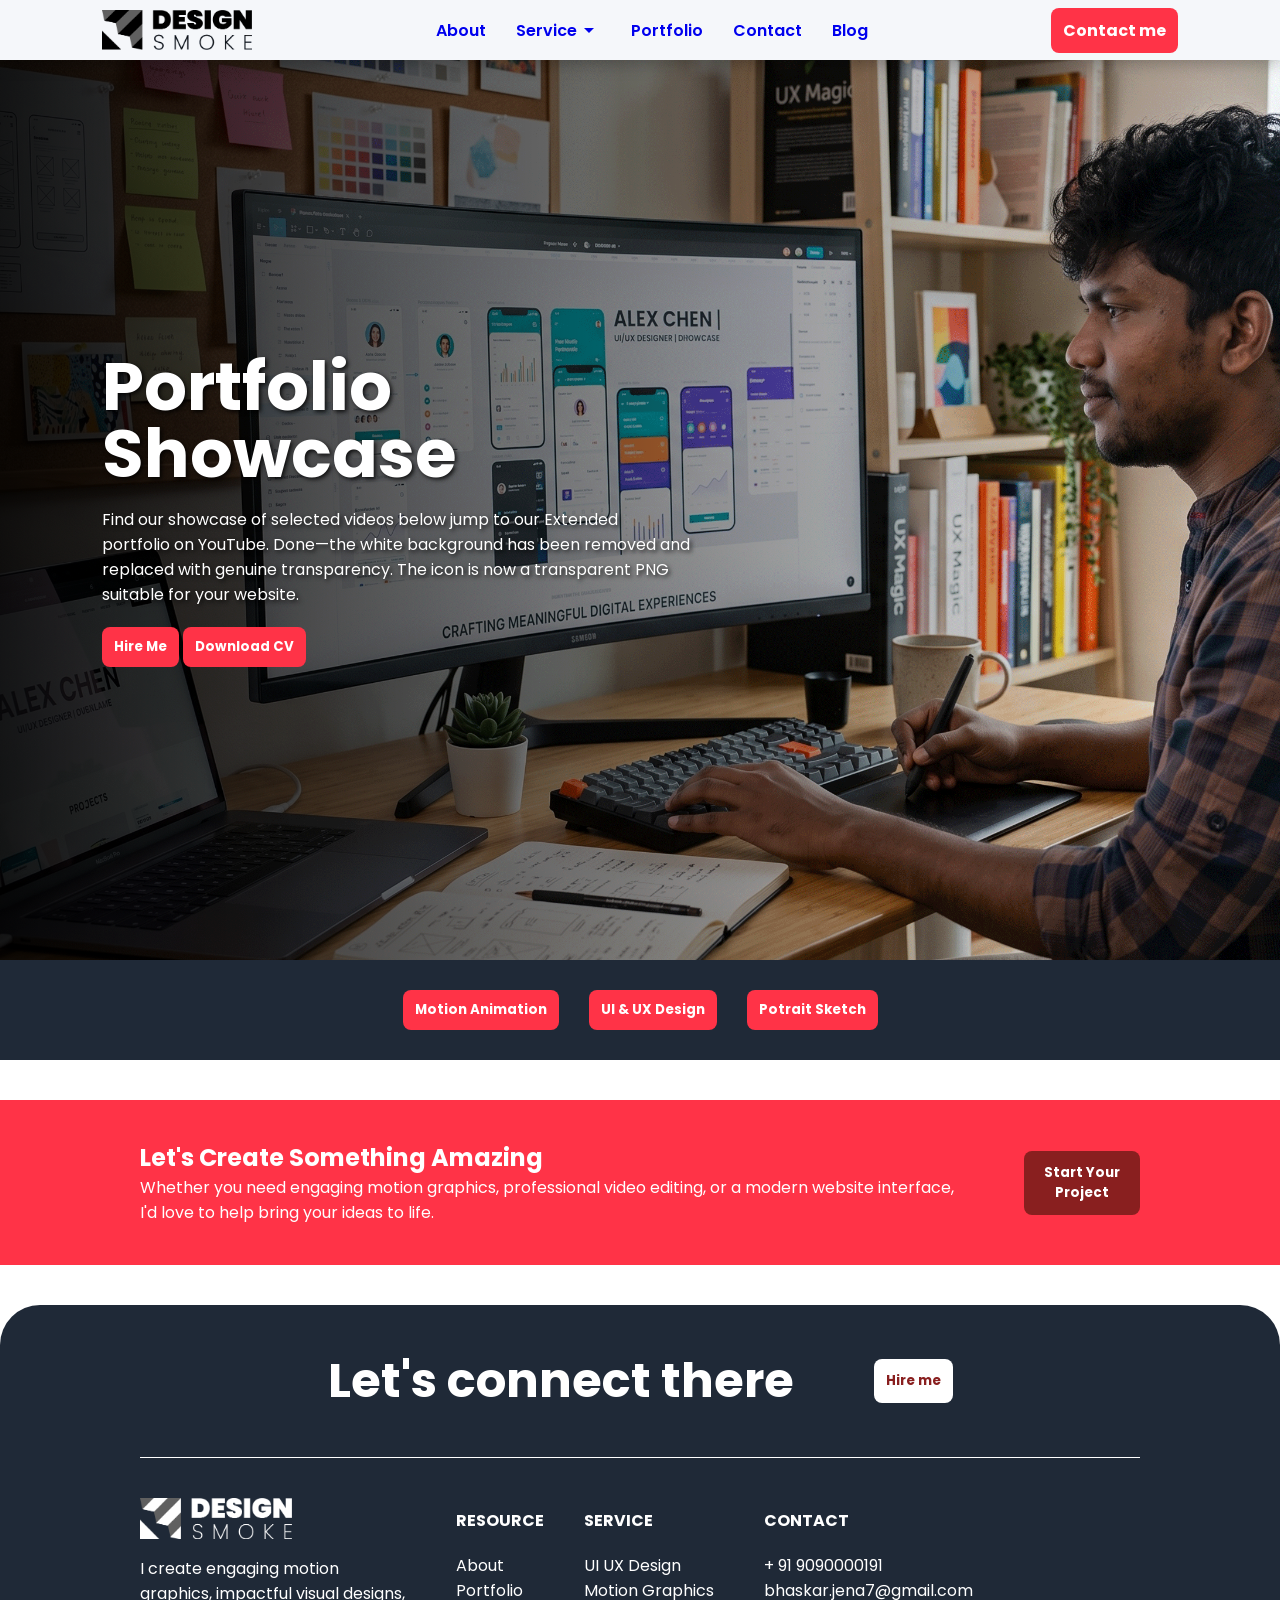
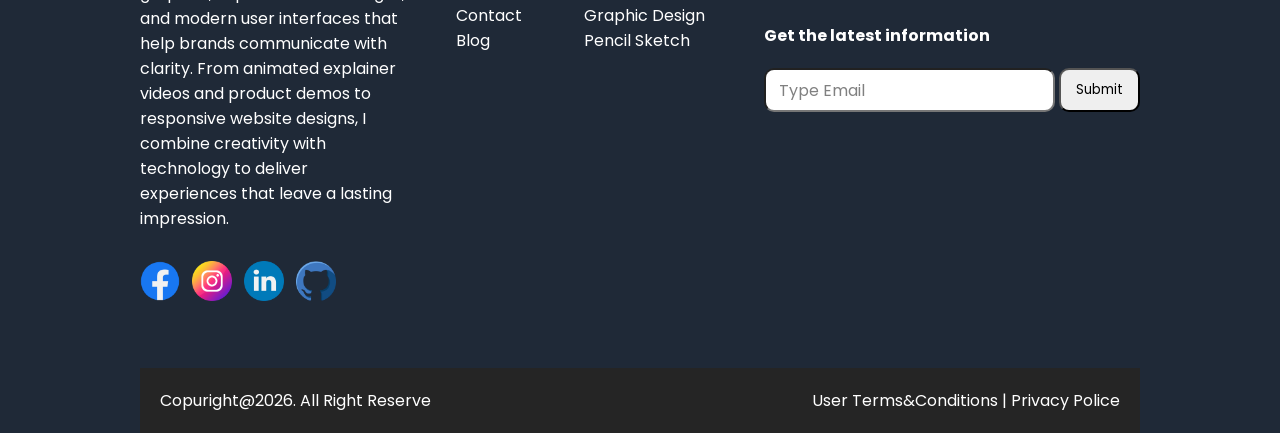
<file: portfolio.html>
<!DOCTYPE html>
<html lang="en">

<head>
    <!-- Basic Meta -->
    <meta charset="UTF-8">
    <meta name="viewport" content="width=device-width, initial-scale=1.0">

    <!-- Website Title -->
    <title>Bhaskar Jena | Motion Graphics Designer</title>

    <!-- SEO -->
    <meta name="description" content="Professional Motion Graphics Designer Portfolio">
    <meta name="keywords" content="Motion Graphics, Video Editing, After Effects, Portfolio">
    <meta name="author" content="Bhaskar Jena">

    <!-- Favicon -->
    <link rel="icon" href="Favicon.png">

    <!-- Google Fonts -->
    <link rel="preconnect" href="https://fonts.googleapis.com">
    <link rel="preconnect" href="https://fonts.gstatic.com" crossorigin>
    <link href="https://fonts.googleapis.com/css2?family=Poppins:ital,wght@0,100;0,200;0,300;0,400;0,500;0,600;0,700;0,800;0,900;1,100;1,200;1,300;1,400;1,500;1,600;1,700;1,800;1,900&display=swap" rel="stylesheet">
    

    <!-- Icons -->
    <link rel="stylesheet" href="https://fonts.googleapis.com/css2?family=Material+Symbols+Outlined:opsz,wght,FILL,GRAD@24,400,0,0&icon_names=arrow_drop_down" />
    <link rel="stylesheet"href="https://fonts.googleapis.com/css2?family=Material+Symbols+Outlined" />
    <!-- CSS -->
    <link rel="stylesheet" href="assets/css/style.css">
    <link rel="stylesheet" href="assets/css/responsive.css">
</head>

<body>

    <!-- Header -->
     <header>
        <!-- Logo -->
        <!-- Navigation -->
        <!-- CTA Button -->
         <nav>
            <div class="logo">
                <a href="index.html">

                <img src="assets/image/new1.png" alt="logo">
                </a>    
            </div>
            <button
                class="menu-toggle"
                type="button"
                aria-label="Open navigation menu"
                aria-expanded="false"
                aria-controls="nav-menu"
            >
                <span></span>
                <span></span>
                <span></span>
            </button>

            <div class="menu" id="nav-menu">
                <ul class="menu_name">
                    <li><a href="index.html">About</a></li>
                    <li class="hovermenu">
                        <a href="#">
                            Service
                            <span class="material-symbols-outlined">arrow_drop_down</span>
                        </a>
                        
                        <div class="dropdown">
                            <div class="showmenu">
                                <div class="left">
                                    <a href="UI-Design.html">
                                        
                                        <img src="assets/image/icon-ui-ux.png" alt="uiicon">
                                        UI UX Design
                                        
                                    </a>
                                    <a href="Motion.html">
                                        <img src="assets/image/icon-motion.png" alt="motionicon">
                                        Motion Graphics
                                    </a>
                                </div>
                                <div class="right">
                                    <a href="graphics.html">
                                        <img src="assets/image/icon-graphics.png" alt="graphicsicon">
                                        Graphics Design
                                    </a> 
                                    <a href="Pencilsketch.html ">
                                        <img src="assets/image/icon-pencil.png" alt="pencilicon">
                                        Pencil Sketch
                                    </a>
                                </div>
                            </div>
                        </div>
                    </li>
                    <li><a href="Portfolio.html">Portfolio</a></li>
                    <li><a href="Contact.html">Contact</a></li>
                    <li><a href="Blog.html">Blog</a></li>
                </ul>
                
            </div>
            <a href="contact.html" class="menu-btn">Contact me</a>
             
         </nav>
    </header>

    <section class="portfolio-hero">
                 
        <div class="portfolio-hero-text">
            <h1>Portfolio Showcase</h1>
            <p>Find our showcase of selected videos below jump to our Extended portfolio on YouTube. Done—the white background has been removed and replaced with genuine transparency. The icon is now a transparent PNG suitable for your website. </p>
            <!--
            <div class="picture-icon">
                <div class="picture">
                    <img src="assets/image/bhaskar-pasport-photo.png" alt="mypicture">
                </div>
                
                <div class="piture-text">
                    <h3>Bhaskar Chandra Jena</h3>
                    <p>Constant communication and execution with EXCELLENCE!</p>
                </div>
            -->
            <div class="portfolio-hero-btn">
                <button>Hire Me</button>
                <button>Download CV</button>
            </div>
        </div>
          
    </section>
    <section class="show-portfolio">
        <div class="navigation-bar">
            <button>Motion Animation</button>
            <button>UI & UX Design</button>
            <button>Potrait Sketch</button>
        </div>
          
    </section>
    <section class="create-something">
        <div class="create-text">
            <h2>Let's Create Something Amazing</h2>
            
            <p>Whether you need engaging motion graphics, professional video editing, or a modern website interface, I'd love to help bring your ideas to life.</p>
        </div>
        <div class="project">
            <button>Start Your Project</button>
        </div>
    </section>

    <footer>
            <div class="ftr_1">
                <h2>Let's connect there</h2>
                <div class="ftr_btn">
                    <a href="contact.html">
                    <button type="button">Hire me</button>
                    </a>
                </div>
            </div>
            <div class="ftr_2">
                <div class="clm1">
                    <img src="assets/image/new.png" alt="logo">
                    <p>I create engaging motion graphics, impactful visual designs, and modern user interfaces that help brands communicate with clarity. From animated explainer videos and product demos to responsive website designs, I combine creativity with technology to deliver experiences that leave a lasting impression.</p>
                    <div class="social_icon">
                        <div class="fb"><a href="#">
                            <img src="assets/image/communication.png" alt="fb"></a>
                        </div>
                        <div class="fb"><a href="#">
                            <img src="assets/image/instagram.png" alt="ig"></a>
                        </div>
                         <div class="fb"><a href="#">
                            <img src="assets/image/linkedin.png" alt="ld"></a>
                        </div>
                        <div class="fb"><a href="#">
                            <img src="assets/image/github.png" alt="hg"></a>
                        </div>
                    </div>
                </div>
                <div class="clm2">
                <div class="res">
                    <h4>RESOURCE</h4>
                    <ul>
                        <li><a href="index.html">About</a></li>
                        
                        <li><a href="portfolio.html">Portfolio</a></li>
                        <li><a href="contact.html">Contact</a></li>
                        <li><a href="blog.html">Blog</a></li>
                    </ul>
                </div>
                 <div class="ser">
                    <h4>SERVICE</h4>
                    <ul>
                        
                        <li><a href="UI-Design.html">UI UX Design</a></li>
                        <li><a href="Motion.html">Motion Graphics</a></li>
                        <li><a href="graphics.html">Graphic Design</a></li>
                        <li><a href="Pencilsketch.html">Pencil Sketch</a></li>
                    </ul>
                </div>
                </div>
                <div class="clm3">
                    <h4>CONTACT</h4>
                    <p>+ 91 9090000191</p>
                    <p>bhaskar.jena7@gmail.com</p>
                    <h4>Get the latest information</h4>
                    <form>
                    <div class="input-box">
                        <input type="email" id="email" name="email" required>
                        <label for="email">Type Email</label>
                        <input type="submit">
                    </div>
                    </form>
                </div>
            </div>
            <div class="ftr_3">
                <p>Copuright@2026. All Right Reserve</p>
                <p>User Terms&Conditions | Privacy Police</p>
            </div>
    </footer>

    <!-- JavaScript -->
    <script src="assets/js/script.js"></script>

</body>

</html>
</file>
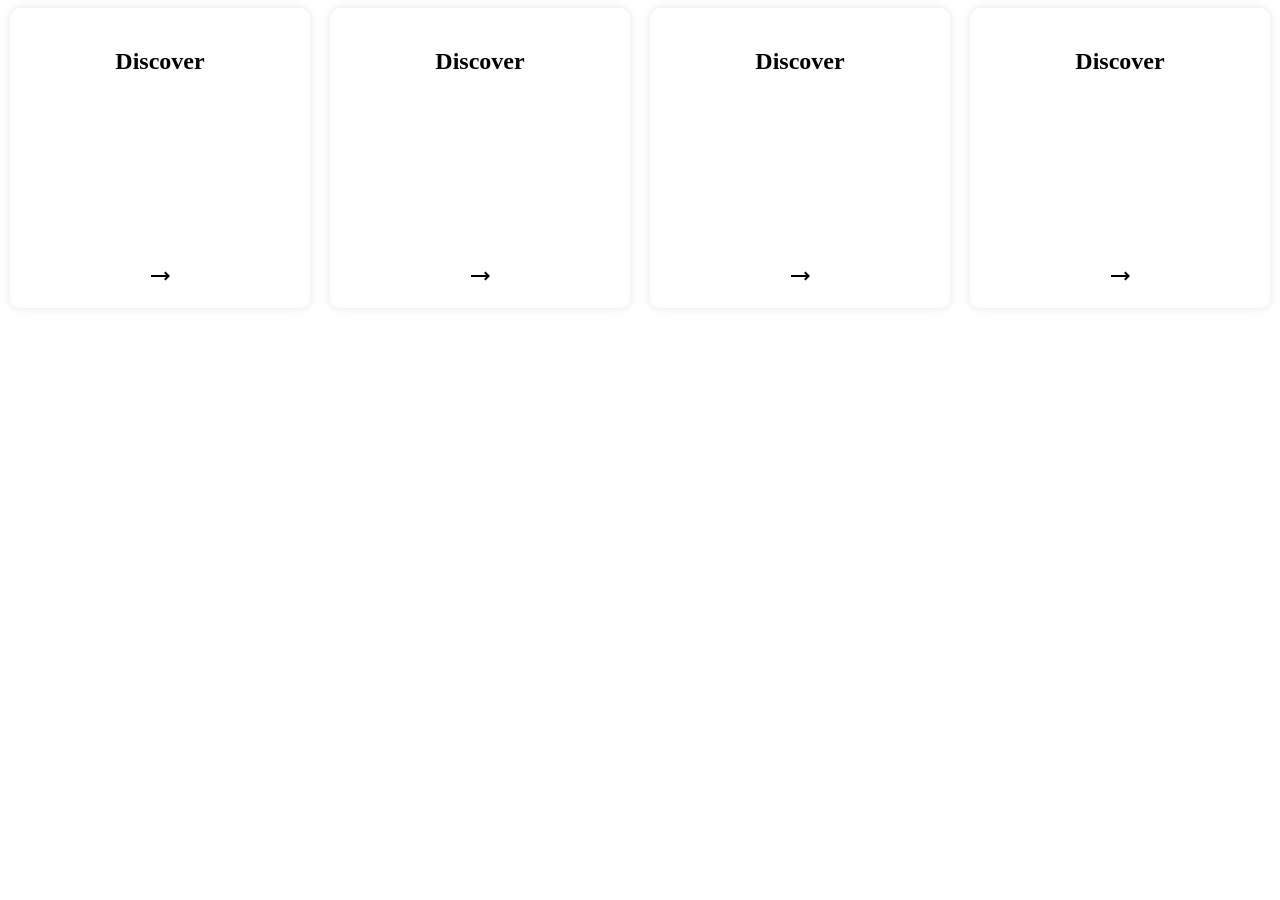
<file: process.html>
<!DOCTYPE html>
<html lang="en">
<head>
    <meta charset="UTF-8">
    <meta name="viewport" content="width=device-width, initial-scale=1.0">
    <title>Document</title>
    <link rel="stylesheet" href="https://fonts.googleapis.com/css2?family=Material+Symbols+Outlined:opsz,wght,FILL,GRAD@24,400,0,0&icon_names=arrow_drop_down" />
    <link rel="stylesheet"href="https://fonts.googleapis.com/css2?family=Material+Symbols+Outlined" />
    <style>
        .pro {
    display: flex;
    justify-content: center;
    align-items: center;
    gap: 20px;
}

.boxes {
    flex: 0 0 300px; /* Prevent boxes from shrinking */
    height: 300px;
    box-sizing: border-box;
    padding: 20px;

    background-color: #fff;
    border-radius: 10px;
    box-shadow: 0 0 10px rgba(0, 0, 0, 0.1);

    display: flex;
    flex-direction: column;
    justify-content: space-between;
    align-items: center;

    transition: flex-basis 0.3s ease;
}

.boxes:hover {
    flex-basis: 420px;
}

.pro-footer {
    display: none;
}

.boxes:hover .pro-footer {
    display: flex;
}

/* Mobile horizontal scrolling */
@media (max-width: 768px) {
    .pro {
        justify-content: flex-start;
        overflow-x: auto;
        flex-wrap: nowrap;
        padding: 20px;

        scroll-snap-type: x mandatory;
        scroll-behavior: smooth;
        -webkit-overflow-scrolling: touch;
    }

    .boxes {
        flex: 0 0 280px;
        scroll-snap-align: start;
    }

    /* Disable width expansion on touch devices */
    .boxes:hover {
        flex-basis: 280px;
    }

    /* Show the description because mobile has no reliable hover */
    .pro-footer {
        display: flex;
    }
}
    </style>
</head>
<body>
    <section class="pro">
        <div class="boxes">
            <div class="pro-header">
                <span></span>
                <h2>Discover</h2>
            </div>
            <div class="pro-footer">
                <p>Understanding your goals, audience, and project requirements.</p>
            </div>
            <span class="material-symbols-outlined">trending_flat</span>
        </div>    
        <div class="boxes">
            <div class="pro-header">
                <span></span>
                <h2>Discover</h2>
            </div>
            <div class="pro-footer">
                <p>Understanding your goals, audience, and project requirements.</p>
            </div>
            <span class="material-symbols-outlined">trending_flat</span>
        </div>  
        <div class="boxes">
            <div class="pro-header">
                <span></span>
                <h2>Discover</h2>
            </div>
            <div class="pro-footer">
                <p>Understanding your goals, audience, and project requirements.</p>
            </div>
            <span class="material-symbols-outlined">trending_flat</span>
        </div>  
        <div class="boxes">
            <div class="pro-header">
                <span></span>
                <h2>Discover</h2>
            </div>
            <div class="pro-footer">
                <p>Understanding your goals, audience, and project requirements.</p>
            </div>
            <span class="material-symbols-outlined">trending_flat</span>
        </div>  
        <div class="boxes">
            <div class="pro-header">
                <span></span>
                <h2>Discover</h2>
            </div>
            <div class="pro-footer">
                <p>Understanding your goals, audience, and project requirements.</p>
            </div>
            <span class="material-symbols-outlined">trending_flat</span>
        </div>  
        <div class="boxes">
            <div class="pro-header">
                <span></span>
                <h2>Discover</h2>
            </div>
            <div class="pro-footer">
                <p>Understanding your goals, audience, and project requirements.</p>
            </div>
            <span class="material-symbols-outlined">trending_flat</span>
        </div>  
    </section>



</body>
</html>
</file>
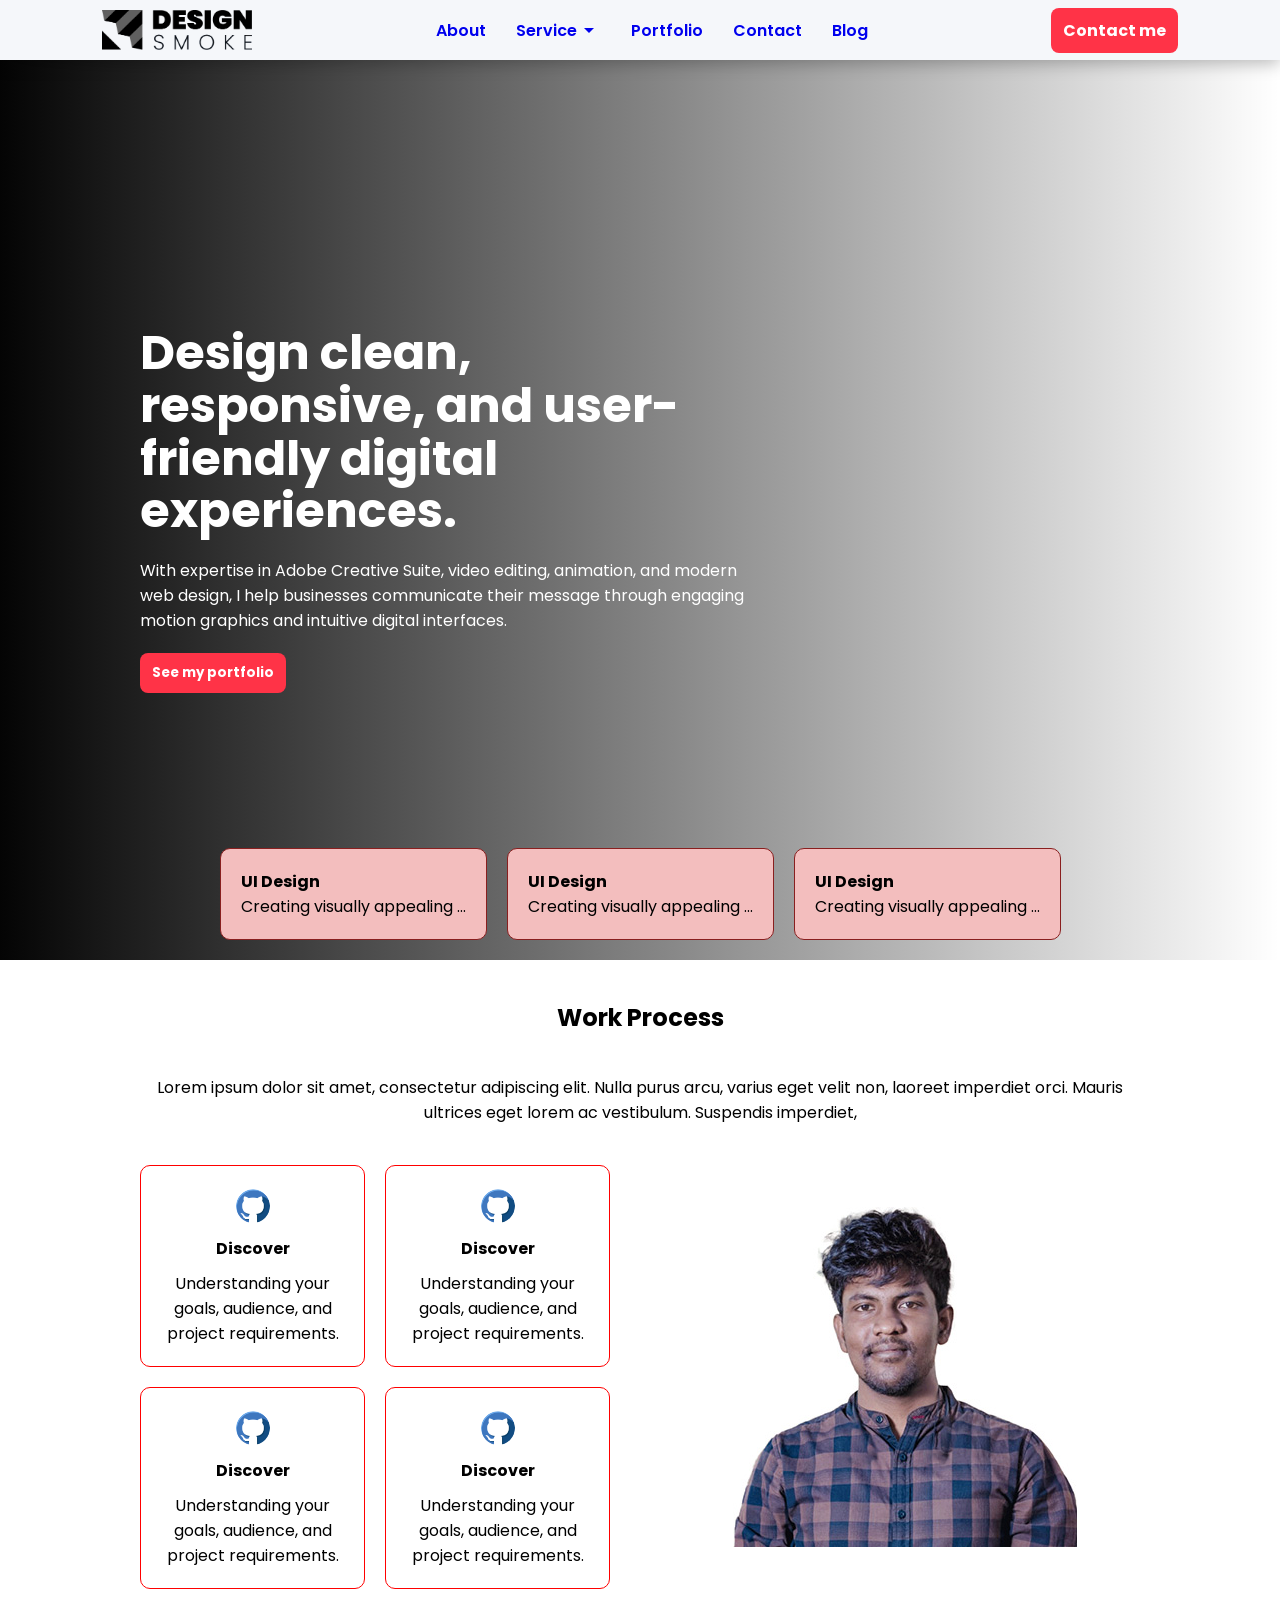
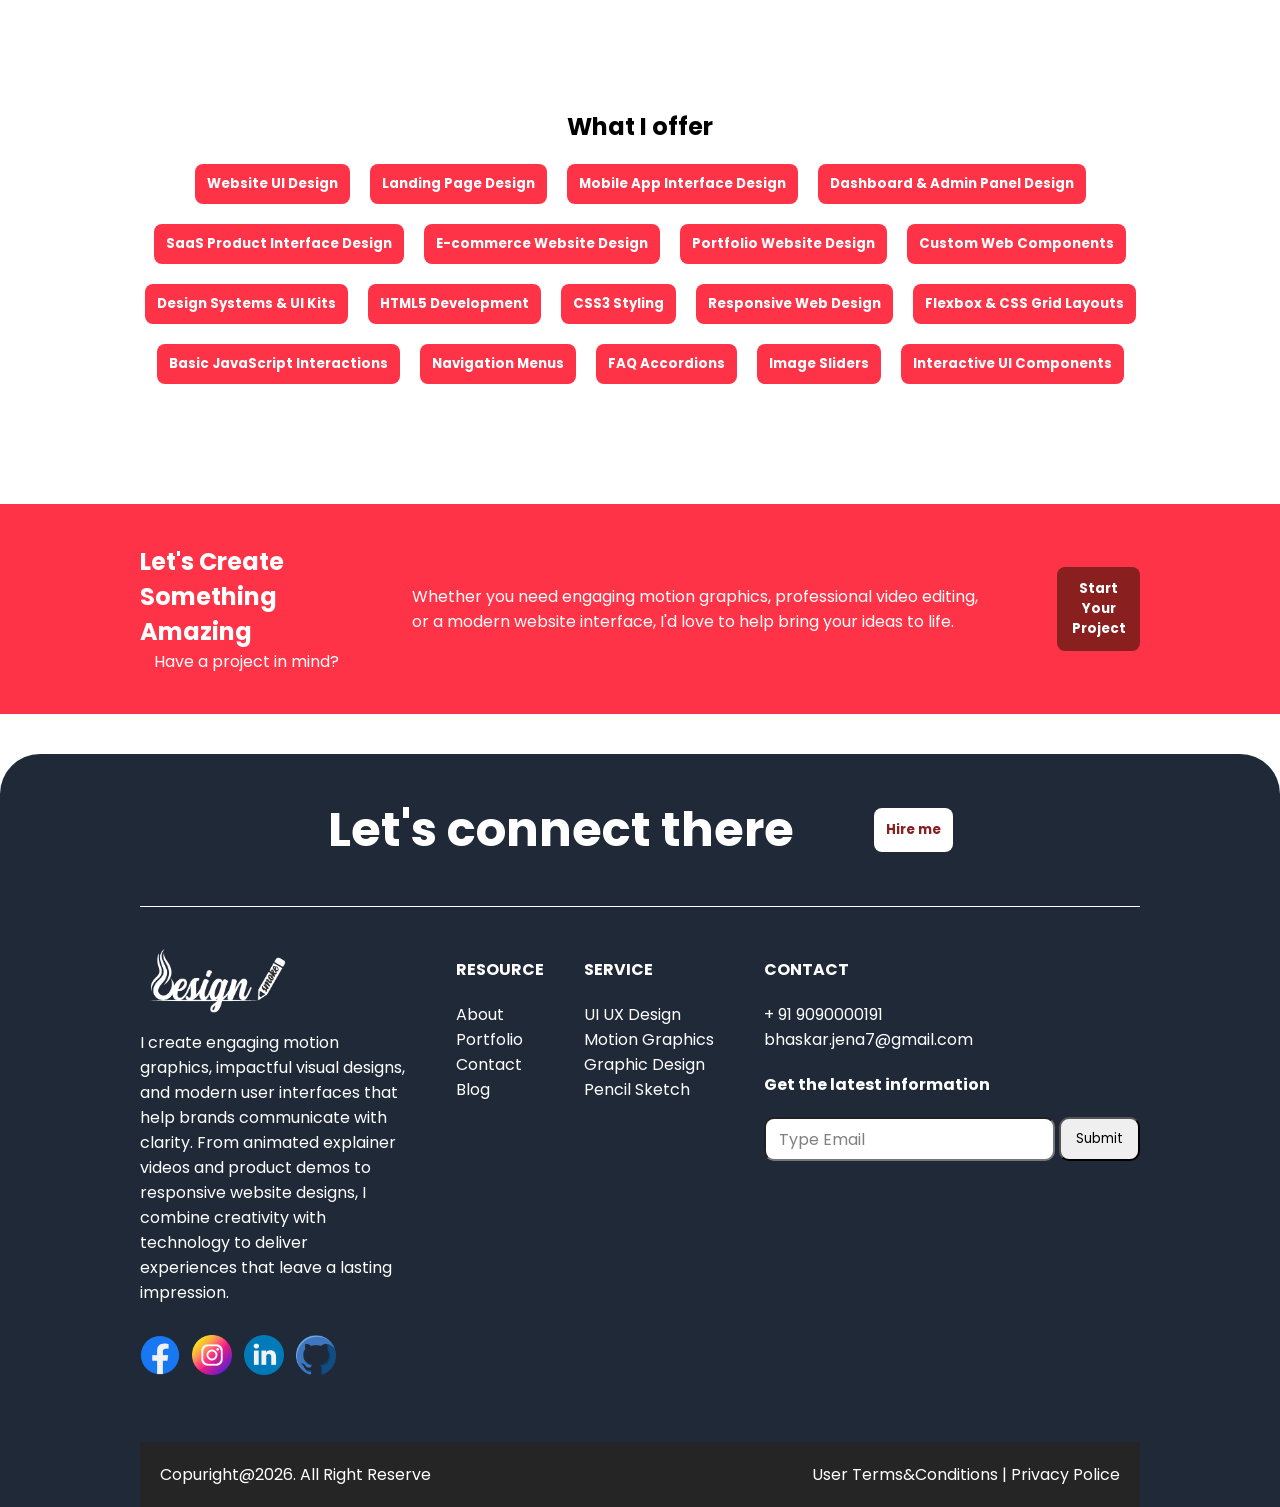
<file: UI-Design.html>
<!DOCTYPE html>
<html lang="en">

<head>
    <!-- Basic Meta -->
    <meta charset="UTF-8">
    <meta name="viewport" content="width=device-width, initial-scale=1.0">

    <!-- Website Title -->
    <title>Bhaskar Jena | Motion Graphics Designer</title>

    <!-- SEO -->
    <meta name="description" content="Professional Motion Graphics Designer Portfolio">
    <meta name="keywords" content="Motion Graphics, Video Editing, After Effects, Portfolio">
    <meta name="author" content="Bhaskar Jena">

    <!-- Favicon -->
    <link rel="icon" href="Favicon.png">

    <!-- Google Fonts -->
    <link rel="preconnect" href="https://fonts.googleapis.com">
    <link rel="preconnect" href="https://fonts.gstatic.com" crossorigin>
    <link href="https://fonts.googleapis.com/css2?family=Poppins:ital,wght@0,100;0,200;0,300;0,400;0,500;0,600;0,700;0,800;0,900;1,100;1,200;1,300;1,400;1,500;1,600;1,700;1,800;1,900&display=swap" rel="stylesheet">
    

    <!-- Icons -->
    <link rel="stylesheet" href="https://fonts.googleapis.com/css2?family=Material+Symbols+Outlined:opsz,wght,FILL,GRAD@24,400,0,0&icon_names=arrow_drop_down" />
    <link rel="stylesheet"href="https://fonts.googleapis.com/css2?family=Material+Symbols+Outlined" />
    <!-- CSS -->
    <link rel="stylesheet" href="assets/css/style.css">
    <link rel="stylesheet" href="assets/css/responsive.css">
</head>

<body>

    <!-- Header -->
     <header>
        <!-- Logo -->
        <!-- Navigation -->
        <!-- CTA Button -->
         <nav>
            <div class="logo">
                <a href="index.html">

                <img src="assets/image/new1.png" alt="logo">
                </a>    
            </div>
            <button
                class="menu-toggle"
                type="button"
                aria-label="Open navigation menu"
                aria-expanded="false"
                aria-controls="nav-menu"
            >
                <span></span>
                <span></span>
                <span></span>
            </button>

            <div class="menu" id="nav-menu">
                <ul class="menu_name">
                    <li><a href="index.html">About</a></li>
                    <li class="hovermenu">
                        <a href="#">
                            Service
                            <span class="material-symbols-outlined">arrow_drop_down</span>
                        </a>
                        
                        <div class="dropdown">
                            <div class="showmenu">
                                <div class="left">
                                    <a href="UI-Design.html">
                                        
                                        <img src="assets/image/icon-ui-ux.png" alt="uiicon">
                                        UI UX Design
                                        
                                    </a>
                                    <a href="Motion.html">
                                        <img src="assets/image/icon-motion.png" alt="motionicon">
                                        Motion Graphics
                                    </a>
                                </div>
                                <div class="right">
                                    <a href="graphics.html">
                                        <img src="assets/image/icon-graphics.png" alt="graphicsicon">
                                        Graphics Design
                                    </a> 
                                    <a href="Pencilsketch.html ">
                                        <img src="assets/image/icon-pencil.png" alt="pencilicon">
                                        Pencil Sketch
                                    </a>
                                </div>
                            </div>
                        </div>
                    </li>
                    <li><a href="Portfolio.html">Portfolio</a></li>
                    <li><a href="Contact.html">Contact</a></li>
                    <li><a href="Blog.html">Blog</a></li>
                </ul>
                
            </div>
            <a href="contact.html" class="menu-btn">Contact me</a>
             
         </nav>
    </header>

    <section class="hero-ui_design">
        <div class="ui_design_1">
            <h1>Design clean, responsive, and user-friendly digital experiences.</h1>
            <p>With expertise in Adobe Creative Suite, video editing, animation, and modern web design, I help businesses communicate their message through engaging motion graphics and intuitive digital interfaces.</p>
            <button type="button">See my portfolio</button>
        </div>
        <video autoplay muted loop>
            <source src="assets/videos/ui-video.mp4" type="video/mp4">
        </video>
        <div class="ui-section">
            <div class="ui-Design">
                <h4>UI Design</h4>
                <p>Creating visually appealing ...</p>
            </div>
            <div class="ui-Design">
                <h4>UI Design</h4>
                <p>Creating visually appealing ...</p>
            </div>
            <div class="ui-Design">
                <h4>UI Design</h4>
                <p>Creating visually appealing ...</p>
            </div>
        
        
        </div>
        <div class="blur"></div>
    </section>
    <section class="ui-ux">
        <h2>Work Process</h2>
        <p>Lorem ipsum dolor sit amet, consectetur adipiscing elit. Nulla purus arcu, varius eget velit non, laoreet imperdiet orci. Mauris ultrices eget lorem ac vestibulum. Suspendis imperdiet, </p>
            <div class="ui-work-process">
                <div class="ui-work-process-box">
                    <div class="side-">
                        <div class="ui-work-box-content">
                            <img src="assets/image/github.png" alt="">
                            <h4>Discover</h4>
                            <p>Understanding your goals, audience, and project requirements.</p>
                        </div>
                        <div class="ui-work-box-content">
                            <img src="assets/image/github.png" alt="">
                            <h4>Discover</h4>
                            <p>Understanding your goals, audience, and project requirements.</p>
                        </div>
                    </div>   
                    <div class="side-">
                        <div class="ui-work-box-content">
                            <img src="assets/image/github.png" alt="">
                            <h4>Discover</h4>
                            <p>Understanding your goals, audience, and project requirements.</p>
                        </div>
                        <div class="ui-work-box-content">
                            <img src="assets/image/github.png" alt="">
                            <h4>Discover</h4>
                            <p>Understanding your goals, audience, and project requirements.</p>
                        </div>
                    </div> 
                    
                </div>
                <div class="hover-show-images">
                    <img src="assets/image/side-image.jpg" alt="">
                </div>
            </div>
    </section>   
    <section class="offer">
        <h2>What I offer</h2>
        <div class="offer-text">
            <button type="button">Website UI Design</button>
            <button type="button">Landing Page Design</button>
            <button type="button">Mobile App Interface Design</button>
            <button type="button">Dashboard & Admin Panel Design</button>
            <button type="button">SaaS Product Interface Design</button>
            <button type="button">E-commerce Website Design</button>
            <button type="button">Portfolio Website Design</button>
            <button type="button">Custom Web Components</button>
            <button type="button">Design Systems & UI Kits</button>
            <button type="button">HTML5 Development</button>
            <button type="button">CSS3 Styling</button>
            <button type="button">Responsive Web Design</button>
            <button type="button">Flexbox & CSS Grid Layouts</button>
            <button type="button">Basic JavaScript Interactions</button>
            <button type="button">Navigation Menus</button>
            <button type="button">FAQ Accordions</button>
            <button type="button">Image Sliders</button>
            <button type="button">Interactive UI Components</button>
            


        </div>
    </section>

   <section class="create-something">
        <div class="skill">
            <h2>Let's Create Something Amazing</h2>
            <p>Have a project in mind?</p>
        </div>    
        <p>Whether you need engaging motion graphics, professional video editing, 
or a modern website interface, I'd love to help bring your ideas to life.</p>
        <div class="project">
            <button>Start Your Project</button>
            </div>
    </section>
    
        <footer>
            <div class="ftr_1">
                <h2>Let's connect there</h2>
                <div class="ftr_btn">
                    <a href="contact.html">
                    <button type="button">Hire me</button>
                    </a>
                </div>
            </div>
            <div class="ftr_2">
                <div class="clm1">
                    <img src="assets/image/design_smoke_white.png" alt="logo">
                    <p>I create engaging motion graphics, impactful visual designs, and modern user interfaces that help brands communicate with clarity. From animated explainer videos and product demos to responsive website designs, I combine creativity with technology to deliver experiences that leave a lasting impression.</p>
                    <div class="social_icon">
                        <div class="fb"><a href="#">
                            <img src="assets/image/communication.png" alt="fb"></a>
                        </div>
                        <div class="fb"><a href="#">
                            <img src="assets/image/instagram.png" alt="ig"></a>
                        </div>
                         <div class="fb"><a href="#">
                            <img src="assets/image/linkedin.png" alt="ld"></a>
                        </div>
                        <div class="fb"><a href="#">
                            <img src="assets/image/github.png" alt="hg"></a>
                        </div>
                    </div>
                </div>
                <div class="clm2">
                <div class="res">
                    <h4>RESOURCE</h4>
                    <ul>
                        <li><a href="index.html">About</a></li>
                        
                        <li><a href="portfolio.html">Portfolio</a></li>
                        <li><a href="contact.html">Contact</a></li>
                        <li><a href="blog.html">Blog</a></li>
                    </ul>
                </div>
                 <div class="ser">
                    <h4>SERVICE</h4>
                    <ul>
                        
                        <li><a href="UI-Design.html">UI UX Design</a></li>
                        <li><a href="Motion.html">Motion Graphics</a></li>
                        <li><a href="graphics.html">Graphic Design</a></li>
                        <li><a href="Pencilsketch.html">Pencil Sketch</a></li>
                    </ul>
                </div>
                </div>
                <div class="clm3">
                    <h4>CONTACT</h4>
                    <p>+ 91 9090000191</p>
                    <p>bhaskar.jena7@gmail.com</p>
                    <h4>Get the latest information</h4>
                    <form>
                    <div class="input-box">
                        <input type="email" id="email" name="email" required>
                        <label for="email">Type Email</label>
                        <input type="submit">
                    </div>
                    </form>
                </div>
            </div>
            <div class="ftr_3">
                <p>Copuright@2026. All Right Reserve</p>
                <p>User Terms&Conditions | Privacy Police</p>
            </div>
    </footer>

    <!-- JavaScript -->
    <script src="assets/js/script.js"></script>

</body>

</html>
</file>
<file: assets/css/style.css>
:root {
    --background: #080a0d;
    --section-bg: #11151b;
    --card-bg: #1a2029;

    --primary: #ff3347;
    --primary-hover: #ff5a68;

    --heading: #f5f7fa;
    --text: #9ca6b5;
    --border: #2a323e;
}

*{
    margin: 0px;
    padding: 0px;
    box-sizing: border-box;
    font-family: "Poppins", sans-serif;
}
/*navbar start*/
header {
  position: sticky;
  top: 0;
  z-index: 1000;
  background-color: var(--heading);
  box-shadow: 0 4px 15px rgba(0, 0, 0, 0.25);
}

nav{
    
  

  width: 100%;
  height: 60px;
  padding-inline: clamp(10px, 8vw, 120px);

  display: flex;
  justify-content: space-between;
  align-items: center;

  


}
/* Hamburger button */




/* Hamburger button */

.menu-btn{
    padding: 10px 12px;
    border: none;
    border-radius: 8px;
    background-color: var(--primary);
    color: var(--font-color);
    font-weight: bold;
    text-decoration: none;
}

.logo img{
    width: 150px;
    height: fit-content;
    display: block;
}
.menu_name{
    display: flex;
    justify-content: space-around;
    align-items: center;
    gap: 30px;
    list-style: none;
}
.menu_name a{
    text-decoration: none;
    display: flex;
    align-items: center;
    padding: 16px 0px;
    font-weight: 600;
}

.menu_name li a:hover{
    color: #891F1F;
}
.dropdown{
    display: none;
    position: absolute;
    background-color: white;
    border-radius: 10px;
    padding: 20px;
    box-shadow: 0 4px 20px rgba(0, 0, 0, 0.08);
    z-index: 1;
    width: 500px;

    top: 100%;
    left: 0px;
}
.hovermenu{
    position: relative;
}
.hovermenu:hover .dropdown{
    display: block;
    z-index: 4;
}
.showmenu{
    display: flex;
   
}
.showmenu a{
    margin: 5px;
    padding: 5px 5px;
    font-weight: 600;
}
.showmenu img{
    width: 40px;
    height: fit-content;
    margin: 10px;
    display: block;
}
.showmenu a:hover{
   
    border-radius: 10px;
    background-color: #ebe7e7;
    
}
button{
    padding: 10px 12px;
    border: none;
    border-radius: 8px;
    background-color: var(--primary);
    color: var(--font-color);
    font-weight: bold;
}
.hamburger{
    display: none;
}
button:hover{
    cursor: pointer;
}
/*navbar end*/


/*hero start*/

.hero{
    
    min-height: calc(100vh - 60px);
    

    background-size: cover;
    background-position: center;
    background-repeat: no-repeat;
   
    background-image: 
    linear-gradient(90deg, rgba(0, 0, 0, 0.75), transparent),
    url("../image/index-feature-image.png");



    display: flex;
    align-items: center;
    

    padding-inline: clamp(20px, 8vw, 130px);
}
.hero h1{
    font-size: clamp(2.2rem, 5vw, 4.5rem);
    padding: 18px 0px;
    line-height: 1.2;
}
.hero h4{
    font-size: clamp(3rem 4vw+1rem 5rem);
}
.hero p{
    padding: 20px 0px;
}
.hero img{
    width: 100%;
    max-width: 500px;
    height: auto;
    display: block;
}
.text{
    
    max-width: 700px;
    
    color: var(--heading);

    
}
.text a{
    text-decoration: none;
}
.herobtn{
   
    display: flex;
    gap: 8px;

    
}
/*hero end*/

/*about start*/
.about{
    padding: 45px 120px;
    background-color: var(--primary);
    color: var(--font-color);
    display: flex ;
    gap: 40px;
    align-items: center;
}
.aboutbtn{
    background-color: var(--font-color);
    color: var(--card-bg);
    width: 120px;
    margin:10px;
    transition: background-color 0.5s ease;
}
.about h2{
    background-color: var(--card-bg);
    border-radius: 10px;
    padding: 48px;
    text-align: center;
}
.aboutbtn:hover{
    background-color: var(--card-bg);
    color: var(--font-color);
}

/*about end*/


/*workprocess start*/

.work-box img{
    width: 40px;
    height: fit-content;
    background-color: white;
    border-radius: 50px;
    border: 3px solid white;
}
.work-box{
    display: flex;
    justify-content: space-between;
    align-items: stretch;
    
    
}
.work-process{
    padding: 40px 150px;
    display: flex;
    align-items: center;
    flex-direction: column;
    gap: 30px;
}
.work-process p{
    text-align: justify;

}
.box{
    background-color: var(--secondary-color);
    color: #e2e3e4;
    border-radius: 10px 10px;
    padding: 10px 20px;
    flex: 1 1 0;
    
}
.boxheading{
    display: flex;
    justify-content: space-around;
    align-items: center;
    gap: 10px;
    border-bottom: 1px solid rgb(190, 71, 71);
    padding: 8px 0px;
}
.boxheadingrightside p{
    font-size: 50px;
    font-weight: bold;
    opacity: 0.3;
    
    
}
.boxheadingrightside{
    flex:1 1 0;
    background-color: var(--secondary-color);
    display: flex;
    justify-content: center;
    border-radius: 10px;
    
}
.box p{
    text-align: left;
    padding: 8px 0px;
}
.box img{
    

}
.process{
    display: flex;
    align-items: center;
}
.process span{
    transform: all 0.5s ease;
}

/*workprocess end*/



/*create something start*/
.create-something{
    
    padding: 40px 140px; 
    display: flex;
    align-items: center;
    justify-content: space-between;
    gap: 60px;
    margin: 40px 0px;
    background-color: var(--primary);
    color: var(--font-color);
}
.create-text{
    max-width: 900px;
}
.skill{
    display: flex;
    flex-direction: column;
    align-items: center;
    
}
.create-something button{
    padding: 12px;
    border: none;
    border-radius: 8px;
    background-color: #891F1F;
    color: white;
    font-weight: bold;
}


/*create something end*/



/*blog start*/

.blog{
    display: flex;
    flex-direction: column;
    align-items: center;
    justify-content: center;
    padding: 40px 140px; 
    gap : 30px;
}

.blogitem{
    display: flex;
    justify-content: center;
    align-items: center;
    gap: 20px;
    padding: 20px 0px;
    
}
.blog-box{
    background-color: var(--primary-color);
    color: white;
    padding: 20px;
    border-radius: 10px;
    width: 100%;
    max-width: 500px;
    overflow: hidden;
  

}
.blog-button{
    margin-top: 10px;
    opacity: 0;
    background-color: white;
    color: #891F1F;
    transform: translateX(-140px);
    transition: opacity 0.3s ease, transform 0.3s ease;



    display: flex;
    justify-content: center;
    align-items: center;

   

    
}
.blog-box:hover .blog-button {
    opacity: 1;
    transform: translateX(0);

}


.blog-box img{
    width: 100%;
    max-width: 500px;
    height: auto;
    display: block;
    border-radius: 10px;
    transition: all 0.5 ease;
}
.blog-box h5{
    
    display: -webkit-box;
    -webkit-line-clamp: 2; /* Show only 2 lines */
    -webkit-box-orient: vertical;
    overflow: hidden;
    text-overflow: ellipsis;
}
.blog-box p{
    text-align: left;
    display: -webkit-box;
    -webkit-line-clamp: 2; /* Show only 2 lines */
    -webkit-box-orient: vertical;
    overflow: hidden;
    text-overflow: ellipsis;
}
/*blog end*/



/*footer start*/
footer{
    background-color: #1F2937 ;
    border-top-left-radius: 40px;
    border-top-right-radius: 40px;
    color: white;
    padding: 0px 140px;   
}
.ftr_1 h2{
    text-align: center;
    font-size: clamp(2rem, 4vw + 1rem, 3rem);
}
footer li a:hover{
    text-decoration: underline;
}



.clm1 img{
    width: 152px;
    height: fit-content;
    padding: 10px 0px
    
}
.clm1{
    flex: 10;
    
}
.clm2{
    display: flex;
    gap: 40px;
}

.ftr_2{
    display: flex;
    justify-content: space-between;
    align-items: flex-start;
    gap: 50px;
    padding: 30px 0px;
}
.ftr_2 h4{
    margin: 20px 0px 20px 0px;
}
.ftr_1{
    display: flex;
    justify-content: center;
    align-items: center;
    padding: 40px 0px;
    border-bottom: 1px solid white;
    gap:80px;
    
}
.ftr_3{
    display: flex;
    justify-content: space-between;
    padding: 20px;
}
.social_icon{
    display: flex;
    gap: 12px;
    padding: 20px 0px;
}


.social_icon .fb img{
    width: 40px;
    height: fit-content;
    
    
}
.ftr_btn button{
    padding: 12px;
    border: none;
    border-radius: 8px;
    background-color: #ffffff;
    color: #891F1F;
    font-weight: bold;
}
.clm2 li a{
    text-decoration: none;
    color: #ffffff;
    
}


.clm2 ul{
    padding: 0;
    margin: 0;
    list-style: none;
}

.ftr_3{
    background-color: rgb(37, 37, 37);
}
.input-box input{
    padding: 10px 15px;
    border-radius: 10px;
   
}
.input-box label{
    left: 15px;
    top: 10px;
    position: absolute;
    color: grey;
    transition: 0.3s;
    pointer-events: none;
   
   

}
.input-box{
    position: relative;
    
}
.input-box input:focus +label{
    top: -10px;
    background-color: white;
    color: #1F2937;
    font-size: 12px;
    padding: 0px 5px;
    border-radius: 5px;
    
}
/*footer end*/





/*start portfolio*/
/*start portfolio hero section*/
.portfolio-hero-image{
    position: absolute;

}
.portfolio-hero{
    width: 100%;
    height: 100vh;
    background-size: cover;
    background-position: center;
    background-repeat: no-repeat;


    padding: 20px, 120px;



    background-image: 
    
    linear-gradient(to right, rgba(0, 0, 0, .9) 0%, rgba(0, 0, 0, 0) 100%),
    url(../image/portfolio-hero.png);


    display: flex;
    align-items: center;
    

    padding-inline: clamp(20px, 8vw, 130px);
   
    
}
.portfolio-hero-text{
  
    z-index: 1;
    color: white;
    max-width: 600px;


    display: flex;
    flex-direction: column;
    gap:20px;
    text-shadow: 2px 2px 4px rgba(0, 0, 0, 0.8);
    


    
}
.portfolio-hero-text h1{
    font-size: clamp(3rem, 4vw + 1rem, 5rem);
    line-height: 1;
}

.picture-icon{
    display: flex;
    gap: 20px;
    align-items: center;

    padding: 60px 0px;
}
.picture{
    height: 150px;
    width: 150px;
    position: relative;
    overflow: hidden;
    border-radius: 50px;
    background-color: white;
    border: 4px solid saddlebrown;
}
.picture img{
    height: fit-content;
    width: 150px;
    position: absolute;
    top: 50%;
    left: 50%;
    transform: translate(-50%, -50%);
}
/*end portfolio hero section*/

/*start navigation bar*/
.navigation-bar{
    width: 100%;
    height: 100px;
    background-color: #1F2937;
    margin-bottom: 30px;
    display: flex;
    justify-content: center;
    align-items: center;
    gap: 30px;
}
.show-case{
    padding: 0px 150px;
    display: flex;
    flex-wrap: wrap;
    margin: 20px 0px;
    gap: 50px;
    justify-content: center;
}


/*end navigation bar*/

/*end portfolio*/


/*Contact us page start*/
:root{
    --primary-color:#891F1F;
    --secondary-color:#1F2937;
    --font-color:#ffffff;
}
.contact{
    padding: 60px 140px;
}
.contact-me{
    display: flex;
    justify-content: center;
    align-items: center;
    gap: 40px;
    
}
.contact-form{
    background-color: var(--secondary-color);
    color: var(--font-color);
    padding: 20px 40px;
   


    flex: 1;



    display: flex;
    flex-direction: column;
    align-items: center;
    justify-content: center;
    gap: 30px;
    
}
.contact-form form{
    width: 100%;
}
.contact-form input,
.contact-form textarea{

    width: 100%;
    max-width: 700px;
    padding: 10px;
    border-radius: 10px;
    margin: 5px 0px;

}

.contact-details{
    display: grid;
    grid-template-columns: repeat(2, 1fr);
    gap: 30px;
    

}
.dtls-left, .dtls-right{
    display: flex;
    justify-content: space-between;
    align-items: start;
    flex-direction: column;
    gap: 30px;
    
}

.co-box{
    padding: 52px;
    background-color: var(--secondary-color);
    color: var(--font-color);
   
    display: flex;
    flex-direction: column;
    justify-content: space-between;
    align-items: center;
    gap: 30px;
    

    

}
.herobtn .material-symbols-outlined{
    font-size: 22px;
}
.contact-details .material-symbols-outlined{
    font-size: 42px;
}
.contact-submitbtn{
    display: flex;
    justify-content: center;
    margin-top: 10px;
   
}
.action{
    display: flex;
    justify-content: center;
    align-items: center;
    flex-direction: column;
    padding: 60px 140px;
    gap: 40px;
}
.hed{
    display: flex;
    flex-direction: column;
    align-items: center;
}
/*Contact us page end*/

/*Start pencil sketch page*/
.pencil-hero{
    position: relative;
    width: 100%;
    min-height: 100vh;
    overflow: hidden;
    padding:0px 150px;

    display: flex;
    justify-content: start;
    align-items: center;
    
}
.pencil-hero video{
    position: absolute;
    top: 0;
    left: 0;
    width: 100%;
    height: 100%;
    object-fit: cover;
}
.pencil-hero-text{
    position: relative;
    width: 100%;
    z-index: 2;
    max-width: 700px;
    color: white;
    

    display: flex;
    flex-direction: column;
    justify-content: center;
    
    gap: 20px;
}
.pencil-hero-text h1{
    font-size: 3rem;
    line-height: 1.1;
}

.pencilsketch-process{
    display: flex;
    justify-content: center;
    align-items: center;
    gap: 20px;
    flex-direction: column;
    padding: 40px 140px;
}   
.process-text{
    display: flex;
    flex-direction: column;
    align-items: center;
    justify-content: center;
    gap: 20px;
    padding: 20px 0px;
}
.process-text p{
    text-align: center;
}
.process-steps{
    display: flex;
    justify-content: space-between;
    align-items: center;
    gap: 80px;
    margin-top: 60px;
}
.step{
    display: flex;
    align-items: center;
    gap: 20px;
    padding: 10px 10px;
   
   
    
    
}
.steps-text{
    display: flex;
    flex-direction: column;
    
}
.step-description{
    border-radius: 10px;
    border: 1px solid #891F1F;
    padding: 20px;
    transition: all 0.5s ease-in-out;
}
.step-description:hover{
    background-color: #891F1F;
    color: white;
    transform: scale(1.05);
}
.step-number{
    width: 60px;
    height: 60px;
    min-width: 60px;
    min-height: 60px;

    border-radius: 50%;
    background: #891F1F;
    color: #fff;

    display: flex;
    justify-content: center;
    align-items: center;

    font-size: 2rem;
    font-weight: bold;

    flex: 0 0 60px;

}
.show-image img{
    width: 100%;
    max-width: 500px;
    height: auto;
    display: block;
    border-radius: 10px;
    
}
.steps-text, .show-image{
    flex: 1;
}

/*End pencilsketch page*/



/*start your project*/

.start-project{
    display: flex;
    justify-content: center;
    align-items: center;
    flex-direction: column;
    padding: 40px 140px;
    gap : 40px;
    background-color: #891F1F;
    color: white;
}
.start-project-text p{
    text-align: center;
}
.start-project-btn{
    background-color: white;
    color: #891F1F;
}
/*End your project*/


/*start offer*/
.offer{
    display: flex;
    justify-content: center;
    align-items: center;
    padding: 80px 140px;
    gap: 20px;
    flex-direction: column;
}
.offer-text{
    display: flex;
    flex-wrap: wrap;
    align-items: center;
    justify-content: center;
    gap: 20px;
}

/*end offer*/


/*start faq*/
.faq{
    display: flex;
    justify-content: center;
    align-items: start;
    padding: 40px 140px;
    gap: 20px;
    flex-direction: column;
}
.faq-question{
    background-color: white;
    padding: 0px;
    color: #891F1F;
    gap: 20px;
    font-size: 1.1rem;
}   
.faq h2{
    text-align: center;
    padding: 20px 0px;
}
/*end faq*/


/*Start UI UX Design*/

.hero-ui_design{
    position: relative;
    width: 100%;
    height: 100vh;
    overflow: hidden;
    
}
.ui_design_1{
    position: absolute;
    width: 100%;
    min-height: 100vh;
    z-index: 2;
    max-width: 900px;
    color: white;
    padding: 40px 140px;

    display: flex;
    flex-direction: column;
    justify-content: center;
    align-items: start;
    gap: 20px;
}
.ui_design_1 h1{
    font-size: 3rem;
    line-height: 1.1;
}
.blur{
    position: absolute;
    top: 0;
    left: 0;
    width: 100%;
    height: 100%;
    background-image: linear-gradient(to right, rgba(4, 4, 4, 1), rgba(255,0,0,0));
    z-index: 1;
}
                                                     
.ui-section{
    position:absolute;
    bottom: 0;
    left: 50%;
    transform: translateX(-50%);
    width: 100%;
    
    padding: 20px;
    z-index: 4;


    display: flex;
    justify-content: center;
    align-items: center;
    gap: 20px;
}
.ui-Design{
    padding: 20px;
    background-color: #f3bebe;
    border-radius: 10px;
    border: 1px solid #891F1F;
    z-index: 5;
}


.ui-ux{
    padding: 40px 140px;
    display: flex;
    justify-content: center;
    flex-direction: column;
    align-items: center;
    gap:40px;
}
.ui-ux p{
    text-align: center;
}

.ui-work-process{
    display: flex;
    justify-content: space-between;
    align-items: center;
    gap: 60px;
    
    
}
.ui-work-process-box, .hover-show-images{
    flex: 1;
}
.ui-work-process-box{
    display: flex;
    gap: 20px;
}
.hover-show-images{
    display: flex;
    align-items: center;
    justify-content: center;
}



.ui-work-box-content img{
    
    width: 40px;
    height: fit-content;
    background-color: white;
    border-radius: 50px;
    border: 3px solid white;
}
.ui-work-box-content{
    padding: 20px;
    border: 1px solid red;
    border-radius: 10px;

    display: flex;
    align-items: center;
    flex-direction: column;
    gap: 10px;
    transition: all 0.6s ease;
    
}
.ui-work-box-content:hover{
    background-color: #891F1F;
    color: white;
    transform: scale(1.1);
}


.side-{
    display: flex;
    gap: 20px;
    flex-direction: column;
}
/*end UI UX Design*/


/*start motion page*/
.motion-hero{
    position: relative;
    width: 100%;
    height: 100vh;
    overflow: hidden;
    
}

.motion-hero video{
    position: absolute;
    top: 0;
    left: 0;
    width: 100%;
    height: 100%
    object-fit: cover;
}
.motion-blur{
    position: absolute;
    top: 0;
    left: 0;
    width: 100%;
    height: 100%;
    background-image: linear-gradient(to right, rgba(4, 4, 4, 1), rgba(255,0,0,0));
    z-index: 1;
}
.motion-text{
    position: absolute;
    width: 100%;
    z-index: 2;
    max-width: 900px;
    color: white;
    padding: 40px 140px;
    top: 50%;
    transform: translateY(-50%);

    display: flex;
    flex-direction: column;
    justify-content: center;
    align-items: start;

    gap: 20px;

    
}
.motion-text h1{
    font-size: 3rem;
    line-height: 1.1;
}
.motion-work{
    padding: 40px 140px;
    display: flex;
    justify-content: center;
    flex-direction: column;
    align-items: center;
    gap:40px;

}
.motion-work p{
    text-align: center;
}
.motion-box p{
    text-align: left;
}
.motion-work-process{
   
    display: grid;
    grid-template-columns: repeat(3, minmax(250px, 1fr));
    gap: 20px;
}
.motion-box img{
    width: 40px;
    height: fit-content;
}
.motion-box{
    padding: 20px;
    border: 1px solid red;
    border-radius: 10px;

    display: flex;
    
    flex-direction: column;
    gap: 10px;
    transition: all 0.6s ease;
}
/*end motion page*/




/*start try*/
.process-work{
    display: flex;
    flex-direction: column;
    align-items: center;
    gap: 20px;
    padding: 60px 140px;
}
.process-work p{
    text-align: center;
}
.try{
    display: flex;
   
    gap: 10px;
    padding: 40px 0px;
}
.original-blog-box{
    border: 1px solid red;
    border-radius: 10px;
    padding: 10px;
    position: relative;
    transform-origin: left;
    
    transition: width 0.3s ease;
    
    
}

.original-blog-box h3{
  display: -webkit-box;
  -webkit-line-clamp: 2;
  -webkit-box-orient: vertical;  
  overflow: hidden;

}
.original-blog-box p{
    display: -webkit-box;
    -webkit-line-clamp: 2;
    -webkit-box-orient: vertical;  
    overflow: hidden;
    text-align: left;

}


.blog-box-heading{

    position: relative;
}

.gradient-bottom-top{
    position: absolute;
    inset: 0;
    background-image: linear-gradient(to top, rgba(0, 0, 0, 0.8) 0%, rgba(0, 0, 0, 0) 100%);
    border-radius: 20px;
}

.blog-box-heading h3{

    position: absolute;
    bottom: 10px;
    left: 10px;
    font-size: 1.5rem;
    color: white;
    z-index: 1;
    
}

.original-blog-box img{
    width: 100%;
    max-width: 350px;
    height: fit-content;
    border-radius: 20px;
}
.original-blog-box span{
    padding: 10px;
    position: absolute;
    right: 10px;
    bottom: 10px;
}
.original-blog{
    flex: 1;
    transition: flex 0.5s ease;
}
.original-blog:hover{
    flex: 1.1;
}

.cir{
    display: flex;
    justify-content: space-between;
    align-items: center;
    position: relative;
    padding: 0px 20px;
    
}
.circle-arrow{
    position: absolute;
    top: 50%;
    height: 50px;
    width: 50px;
    background-color: #891F1F;
    border-radius: 50px;
}
/*end try*/


/*start ui ux*/
.UI-UX_Design{
    display: flex;
    padding: 0px 160px;
    align-items: stretch;
    justify-content: space-between;
}
.UI-Text-section, .UI-Image-section{
    flex: 1;
}
.UI-UX-list{
    list-style: none;
    
}
.UI-UX-list li {
    display: flex;
    align-items: center;
    gap: 10px;
    margin-bottom: 16px;
}
.UI-UX_Design img{
    width: 100%;
    max-width: 400px;
}
.UI-UX_Design p{
    padding: 30px 0px;
}
.Motion-graphics{
    display: flex;
    align-items: center;
    padding: 0px 160px;
    
    justify-content: space-between;
}
.Motion-graphics p{
    padding: 30px 0px;
}
.Motion-graphics img{
    width: 100%;
    max-width: 400px;
}
.motion-Text-section, .motion-Image-section{
    flex: 1;
}
.motion-Image-section{
    display: flex;
    justify-content: right;
}
.pencil_Design{
    display: flex;
    align-items: center;
    padding: 0px 120px;
}
.pencil_Design img{
    width: 100%;
    max-width: 400px;
    height: auto;
}
.pencil-Image-section, .pencil-Text-section{
    flex: 1;
}
.pencil_Design p{
    padding: 30px 0px;
}
.graphics-design{
    display: flex;
    align-items: center;
    padding: 0px 160px;
}
.graphics-design img{
    width: 100%;
    max-width: 400px;
    height: auto;
}
.graphics-design p{
    padding: 30px 0px;
}
/*end ui ux*/



.work-process-show{
    display: flex;
    gap: 20px;
    align-items: stretch;
    justify-content: center;
    
    
    
    
}
.homepage-workprocess{
    
    padding: 80px 140px;
    display: flex;
    flex-direction: column;
    align-items: stretch;
    gap: 40px;
    margin-bottom: 40px;
}
.home-page-workprocess-header{
    max-width: 650px;
}
.work-show{
    display: flex;
    
    gap: 20px;
    flex-direction: column;
    padding: 20px;
    background-color: var(--heading);
    color: var(--card-bg);
    border-radius: 10px;



    box-shadow: 0 4px 6px -1px rgba(0, 0, 0, 0.1), 
                0 2px 4px -1px rgba(0, 0, 0, 0.06);


    flex: 1 1 0;
    transition: all 0.5s ease;
    
    
    position: relative;
    
}
.work-show:hover{
    transform: scale(1.05);
    box-shadow: 0 10px 15px -3px rgba(0, 0, 0, 0.1), 
                0 4px 6px -2px rgba(0, 0, 0, 0.05);
    background-color:var(--card-bg);
    color: var(--heading);
}
.work-show-footer-icon{
    font-size: 60px;
    position: absolute;
    bottom: 50px;
    right: 50%;
    transform: translateX(50%);
    display: none;
}
.homepage-workprocess h2{
    padding: 20px 0px;
}




.icon-process{
    width: 50px;
    height:50px;
    background-color: white;
    border-radius: 5px;
}
.icon-process img{
    width:50px;
    height: auto;
}
</file>
<file: assets/css/responsive.css>
@media(max-width:768px){
  .logo img{
    width: 100px;
    height: fit-content;
    display: block;
  }
    nav{
      padding: 0px 20px;
    }
    .hamburger{
    display: block;
    cursor: pointer;
    }
   .menu{
    display: none;
   }
   .menu-btn{
    display: none;
   }
   .menu-toggle{
    display: block;
   }
  
   .hero{
    display: flex;
    flex-direction: column;
    padding: 20px 20px;
    align-items: center;
    gap: 20px;
   }
   .herobtn{
   
    display: flex;
    align-items: center;
    justify-content: center;

    
}
   .about{
    display: flex;
    flex-direction: column;
    padding: 30px 20px;
    align-items: center;
    
   }
   .aboutbutton{
    display: flex;
    flex-direction: column;
    align-items: center;
    justify-content: center;
   }
   .work-box{
    display: flex;
    flex-direction: column;
    justify-content: center;
    align-items: center;
   }
   .work-process{
     padding: 20px 40px;
     
   }
   footer{
    padding: 20px 40px;
    display: flex;
    flex-direction: column;
   }
   .ftr_2{
    display: flex;
    flex-direction: column;
    align-items: center;
    justify-content: center;
   }
   footer{
    padding: 20px 40px;
    display: flex;
    flex-direction: column;
   }
   .clm1{
    display: flex;
    justify-content: center;
    align-items: center;
    flex-direction: column;
   }
   .clm{
    display: flex;
    justify-content: center;
    align-items: center;
   }
   .clm3{
    display: flex;
    justify-content: center;
    align-items: center;
    flex-direction: column;
   }
   .input-box{
    display: flex;
    flex-direction: column;
    align-items: center;
    justify-content: center;
    gap: 10px;
   }

   .create-something{
    padding: 10px 20px;
    display: flex;
    flex-direction: column;
    gap:18px;
   }

   p{
    text-align: justify;
   }
   .blog{
    padding: 20px 40px ;
   }
   

   
  .ftr_3{
    display: flex;
    flex-direction: column;
    
  }
  .ftr_3 p{
    text-align: left ;
    text-align: center;
    
  }
  .ftr_1{
    display: flex;
    flex-direction: column;
    gap: 10px;
  }
  .contact-me{
    display: flex;
    flex-direction: column;
    padding: 20px 40px;
  }
  .action{
    padding: 20px 40px;
  }
  .process span{
    transform: rotate(90deg);
  }
  .try{
    display: flex;
    flex-direction: column;
    padding: 10px 40px;
  }
  .contact{
    padding: 10px 0px;
  }
  .contact-form{
    
    padding: 18px 10px;
  }
  .contact-details{
    display: grid;
    grid-template-columns: 1fr;
    gap: 30px;
    

}
.process-work{
  padding: 10px 0px;
}

.showmenu{
    display: flex;
    flex-direction: column;
}

.pencil-hero{
  padding: 10px 20px;
}







.menu {
        display: none;
        position: absolute;
        top: 100%;
        left: 0;
        width: 100%;
        background-color: white;
        padding: 20px;
        box-shadow: 0 8px 15px rgba(0, 0, 0, 0.12);
    }

    .menu.active {
        display: block;
    }

    .menu_name {
        display: flex;
        flex-direction: column;
        gap: 20px;
    }

    .menu-toggle {
        display: flex;
        flex-direction: column;
        gap: 5px;
        padding: 5px;
        border: none;
        background: transparent;
        cursor: pointer;
    }

    .menu-toggle span {
        display: block;
        width: 26px;
        height: 3px;
        background-color: #111;
        transition: transform 0.3s ease, opacity 0.3s ease;
    }

    /* Hamburger becomes an X */
    .menu-toggle.active span:nth-child(1) {
        transform: translateY(8px) rotate(45deg);
    }

    .menu-toggle.active span:nth-child(2) {
        opacity: 0;
    }

    .menu-toggle.active span:nth-child(3) {
        transform: translateY(-8px) rotate(-45deg);
    }

    .menu-btn {
        display: none;
    }
}

@media (min-width: 769px) {
    .menu-toggle {
        display: none;
    }


}



/* Mobile horizontal scrolling */
@media (max-width: 768px) {
    .work-process-show {
        justify-content: flex-start;
        overflow-x: auto;
        flex-wrap: nowrap;
        padding: 20px;

        scroll-snap-type: x mandatory;
        scroll-behavior: smooth;
        -webkit-overflow-scrolling: touch;
    }

    .work-show {
        flex: 0 0 280px;
        scroll-snap-align: start;
    }

    /* Disable width expansion on touch devices 
    .work-show:hover {
        flex-basis: 280px;
    }
    */
    /* Show the description because mobile has no reliable hover */
    .pro-footer {
        display: flex;
    }
    .homepage-workprocess{
      padding: 0px 10px;
    }
    .work-show-body{
    visibility: visible;

    }
    .work-show-footer-icon{
    visibility: hidden;
    }
}


@media (max-width: 768px) {
    .UI-UX_Design{
        display: flex;
        flex-direction: column-reverse;
        align-items: center;
        gap: 20px;
        padding: 10px 20px;
    }
    .Motion-graphics{
        display: flex;
        flex-direction: column;
        align-items: center;
        gap: 20px;
        padding: 10px 20px;
    }
    .pencil_Design{
        display: flex;
        flex-direction: column-reverse;
        align-items: center;
        gap: 20px;
        padding: 10px 20px;
    }
    .graphics-design{
        display: flex;
        flex-direction: column;
        align-items: center;
        gap: 20px;
        padding: 10px 20px;
    }
}
</file>
